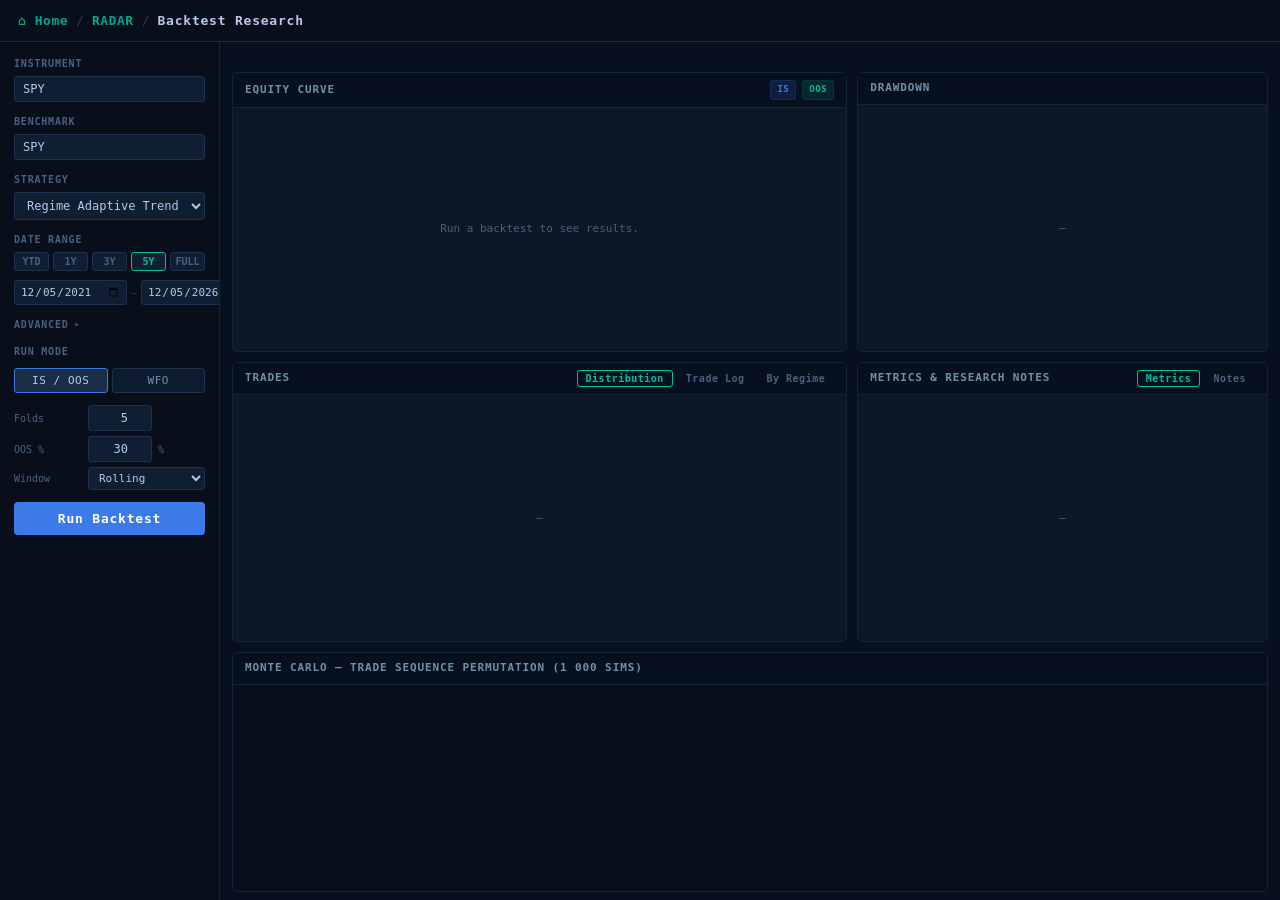
<file: templates/backtest.html>
<!DOCTYPE html>
<html lang="en">
<head>
  <meta charset="UTF-8">
  <meta name="viewport" content="width=device-width, initial-scale=1.0">
  <title>SYBIL — Backtest Research</title>
  <link rel="stylesheet" href="/static/css/app.css">
  <link rel="stylesheet" href="/static/css/backtest.css">
  <script src="https://cdn.plot.ly/plotly-2.26.0.min.js" defer></script>
</head>
<body class="bt-page">

<div id="bt-app">

  <!-- ── HEADER ─────────────────────────────────────────────────────────── -->
  <header id="bt-header">
    <div id="bt-brand">
      <a href="/" class="bt-home-link" title="Home">⌂ Home</a>
      <span class="bt-sep">/</span>
      <a href="/app" class="bt-home-link">RADAR</a>
      <span class="bt-sep">/</span>
      <span class="bt-title">Backtest Research</span>
    </div>
    <div id="bt-run-status"></div>
  </header>

  <!-- ── MAIN LAYOUT ────────────────────────────────────────────────────── -->
  <div id="bt-layout">

    <!-- ── CONTROLS SIDEBAR ───────────────────────────────────────────── -->
    <aside id="bt-controls">

      <div class="ctrl-section">
        <div class="ctrl-label">Instrument</div>
        <input id="ctrl-ticker" class="ctrl-input" type="text" value="SPY" maxlength="12"
               placeholder="SPY, QQQ, GLD…" autocomplete="off" spellcheck="false">
      </div>

      <div class="ctrl-section">
        <div class="ctrl-label">Benchmark</div>
        <input id="ctrl-benchmark" class="ctrl-input" type="text" value="SPY" maxlength="12"
               placeholder="SPY" autocomplete="off" spellcheck="false">
      </div>

      <div class="ctrl-section">
        <div class="ctrl-label">Strategy</div>
        <select id="ctrl-strategy" class="ctrl-select">
          <option value="regime_adaptive_trend" selected>Regime Adaptive Trend</option>
          <option value="mean_reversion">Mean Reversion</option>
          <option value="momentum_breakout">Momentum Breakout</option>
          <option value="volatility_filtered">Volatility Filtered Trend</option>
        </select>
      </div>

      <div class="ctrl-section">
        <div class="ctrl-label">Date Range</div>
        <div class="ctrl-date-presets">
          <button class="date-preset" data-preset="ytd"  onclick="setDatePreset('ytd',  this)">YTD</button>
          <button class="date-preset" data-preset="1y"   onclick="setDatePreset('1y',   this)">1Y</button>
          <button class="date-preset" data-preset="3y"   onclick="setDatePreset('3y',   this)">3Y</button>
          <button class="date-preset active" data-preset="5y" onclick="setDatePreset('5y', this)">5Y</button>
          <button class="date-preset" data-preset="full" onclick="setDatePreset('full', this)">FULL</button>
        </div>
        <div class="ctrl-date-inputs">
          <input id="ctrl-start" class="ctrl-input ctrl-date" type="date">
          <span class="ctrl-date-sep">—</span>
          <input id="ctrl-end"   class="ctrl-input ctrl-date" type="date">
        </div>
      </div>

      <div class="ctrl-section" id="ctrl-advanced-section">
        <div class="ctrl-label ctrl-label-toggle" onclick="toggleAdvanced(this)">
          Advanced <span class="ctrl-arrow">▸</span>
        </div>
        <div id="ctrl-advanced" class="ctrl-advanced hidden">

          <div class="ctrl-row">
            <label class="ctrl-sub-label">Fast EMA</label>
            <input id="ctrl-fast" class="ctrl-input ctrl-num" type="number" value="12" min="2" max="100">
          </div>
          <div class="ctrl-row">
            <label class="ctrl-sub-label">Slow EMA</label>
            <input id="ctrl-slow" class="ctrl-input ctrl-num" type="number" value="26" min="5" max="200">
          </div>
          <div class="ctrl-row">
            <label class="ctrl-sub-label">Stop ATR</label>
            <input id="ctrl-stop-atr" class="ctrl-input ctrl-num" type="number" value="2.0" min="0.5" max="10" step="0.5">
          </div>
          <div class="ctrl-row">
            <label class="ctrl-sub-label">Target ATR</label>
            <input id="ctrl-target-atr" class="ctrl-input ctrl-num" type="number" value="4.0" min="1" max="20" step="0.5">
          </div>
          <div class="ctrl-row">
            <label class="ctrl-sub-label">IS Split</label>
            <input id="ctrl-is-pct" class="ctrl-input ctrl-num" type="number" value="70" min="50" max="90" step="5">
            <span class="ctrl-unit">%</span>
          </div>
          <div class="ctrl-row">
            <label class="ctrl-sub-label">Vol Filter</label>
            <label class="ctrl-toggle">
              <input id="ctrl-vol-filter" type="checkbox" checked>
              <span class="ctrl-toggle-track"></span>
            </label>
          </div>

        </div>
      </div>

      <!-- ── Run mode toggle ─────────────────────────────────────────── -->
      <div class="ctrl-section">
        <div class="ctrl-label">Run Mode</div>
        <div class="ctrl-mode-toggle">
          <button id="mode-isoos" class="mode-btn active" onclick="setRunMode('isoos', this)">IS / OOS</button>
          <button id="mode-wfo"   class="mode-btn"        onclick="setRunMode('wfo',   this)">WFO</button>
        </div>
      </div>

      <!-- ── WFO-specific controls (shown when WFO mode active) ────────── -->
      <div id="ctrl-wfo-section" class="ctrl-section hidden">
        <div class="ctrl-row">
          <label class="ctrl-sub-label">Folds</label>
          <input id="ctrl-n-folds" class="ctrl-input ctrl-num" type="number" value="5" min="3" max="10">
        </div>
        <div class="ctrl-row">
          <label class="ctrl-sub-label">OOS %</label>
          <input id="ctrl-oos-ratio" class="ctrl-input ctrl-num" type="number" value="30" min="10" max="40" step="5">
          <span class="ctrl-unit">%</span>
        </div>
        <div class="ctrl-row">
          <label class="ctrl-sub-label">Window</label>
          <select id="ctrl-wfo-mode" class="ctrl-select ctrl-select-sm">
            <option value="rolling" selected>Rolling</option>
            <option value="anchored">Anchored</option>
          </select>
        </div>
      </div>

      <button id="btn-run" class="btn-run" onclick="runBacktest()">Run Backtest</button>

      <div id="bt-meta" class="bt-meta hidden">
        <div class="meta-row"><span class="meta-k">Strategy</span><span class="meta-v" id="meta-strategy">—</span></div>
        <div class="meta-row"><span class="meta-k">Symbol</span><span class="meta-v" id="meta-symbol">—</span></div>
        <div class="meta-row"><span class="meta-k">Bars</span><span class="meta-v" id="meta-bars">—</span></div>
        <div class="meta-row"><span class="meta-k">IS Split</span><span class="meta-v" id="meta-is-split">—</span></div>
        <div class="meta-row"><span class="meta-k">Cost/Side</span><span class="meta-v" id="meta-cost">—</span></div>
        <div class="meta-row"><span class="meta-k">Execution</span><span class="meta-v" id="meta-exec">—</span></div>
      </div>

    </aside>

    <!-- ── RIGHT CONTENT ──────────────────────────────────────────────── -->
    <div id="bt-content">

      <!-- ── Bias warnings banner (shown when issues detected) ──────── -->
      <div id="bias-warnings-banner" class="hidden"></div>

      <!-- ── TOP ROW: equity + drawdown ─────────────────────────────── -->
      <div id="bt-row-equity">

        <div class="bt-panel" id="panel-equity">
          <div class="panel-header">
            <span class="panel-title">Equity Curve</span>
            <div class="panel-badges">
              <span class="is-badge">IS</span>
              <span class="oos-badge">OOS</span>
            </div>
          </div>
          <div class="panel-body">
            <div data-role="idle"    class="panel-state">Run a backtest to see results.</div>
            <div data-role="loading" class="panel-state hidden"><div class="spinner"></div>Running…</div>
            <div data-role="error"   class="panel-state hidden state-error">Error loading equity curve.</div>
            <div data-role="content" id="chart-equity" class="panel-chart hidden"></div>
          </div>
        </div>

        <div class="bt-panel" id="panel-drawdown">
          <div class="panel-header">
            <span class="panel-title">Drawdown</span>
          </div>
          <div class="panel-body">
            <div data-role="idle"    class="panel-state">—</div>
            <div data-role="loading" class="panel-state hidden"><div class="spinner"></div></div>
            <div data-role="error"   class="panel-state hidden state-error">—</div>
            <div data-role="content" id="chart-drawdown" class="panel-chart hidden"></div>
          </div>
        </div>

      </div>

      <!-- ── BOTTOM ROW: trades + metrics ──────────────────────────── -->
      <div id="bt-row-bottom">

        <!-- Trades panel with tabs -->
        <div class="bt-panel" id="panel-trades">
          <div class="panel-header">
            <span class="panel-title">Trades</span>
            <div class="panel-tabs">
              <button class="panel-tab active" data-tab="dist"  onclick="switchTab('trades','dist',  this)">Distribution</button>
              <button class="panel-tab"        data-tab="list"  onclick="switchTab('trades','list',  this)">Trade Log</button>
              <button class="panel-tab"        data-tab="regime" onclick="switchTab('trades','regime',this)">By Regime</button>
            </div>
          </div>
          <div class="panel-body">
            <div data-role="idle"    class="panel-state">—</div>
            <div data-role="loading" class="panel-state hidden"><div class="spinner"></div></div>
            <div data-role="error"   class="panel-state hidden state-error">—</div>
            <div data-role="content" class="hidden">

              <!-- Distribution tab -->
              <div id="tab-trades-dist" class="tab-pane active">
                <div id="chart-dist" class="panel-chart-short"></div>
                <div id="dist-stats" class="dist-stats-grid"></div>
              </div>

              <!-- Trade log tab -->
              <div id="tab-trades-list" class="tab-pane hidden">
                <div class="trade-log-wrapper">
                  <table id="trade-log-table" class="trade-log-table">
                    <thead>
                      <tr>
                        <th>Date</th>
                        <th>Side</th>
                        <th>Entry</th>
                        <th>Exit</th>
                        <th>Return</th>
                        <th>Hold</th>
                        <th>Exit Reason</th>
                        <th>Regime</th>
                      </tr>
                    </thead>
                    <tbody id="trade-log-body"></tbody>
                  </table>
                </div>
              </div>

              <!-- Regime breakdown tab -->
              <div id="tab-trades-regime" class="tab-pane hidden">
                <div id="chart-regime" class="panel-chart-short"></div>
              </div>

            </div>
          </div>
        </div>

        <!-- Metrics + Research Notes panel -->
        <div class="bt-panel" id="panel-metrics">
          <div class="panel-header">
            <span class="panel-title">Metrics &amp; Research Notes</span>
            <div class="panel-tabs">
              <button class="panel-tab active" data-tab="metrics" onclick="switchTab('metrics','metrics',this)">Metrics</button>
              <button class="panel-tab"        data-tab="notes"   onclick="switchTab('metrics','notes',  this)">Notes</button>
            </div>
          </div>
          <div class="panel-body">
            <div data-role="idle"    class="panel-state">—</div>
            <div data-role="loading" class="panel-state hidden"><div class="spinner"></div></div>
            <div data-role="error"   class="panel-state hidden state-error">—</div>
            <div data-role="content" class="hidden">

              <div id="tab-metrics-metrics" class="tab-pane active">
                <div class="metrics-section-label">Performance</div>
                <div id="metrics-perf-grid" class="metrics-grid"></div>
                <div class="metrics-section-label">Risk</div>
                <div id="metrics-risk-grid" class="metrics-grid"></div>
                <div class="metrics-section-label">Robustness (IS vs OOS)</div>
                <div id="metrics-robust-grid" class="metrics-grid"></div>
              </div>

              <div id="tab-metrics-notes" class="tab-pane hidden">
                <div id="notes-summary"   class="notes-block"></div>
                <div id="notes-strengths" class="notes-block"></div>
                <div id="notes-weaknesses" class="notes-block"></div>
                <div id="notes-next"      class="notes-block"></div>
              </div>

            </div>
          </div>
        </div>

      </div><!-- /bt-row-bottom -->

      <!-- ── Monte Carlo panel (always shown after IS/OOS run) ─────── -->
      <div id="bt-row-mc" class="hidden">
        <div class="bt-panel bt-panel-wide" id="panel-mc">
          <div class="panel-header">
            <span class="panel-title">Monte Carlo — Trade Sequence Permutation (1 000 sims)</span>
          </div>
          <div class="panel-body">
            <div data-role="content" id="chart-mc" class="panel-chart" style="height:200px;"></div>
            <div id="mc-stats" class="mc-stats"></div>
          </div>
        </div>
      </div>

      <!-- ── WFO panel (shown only in WFO mode) ────────────────────── -->
      <div id="bt-row-wfo" class="hidden">
        <div class="bt-panel bt-panel-wide" id="panel-wfo">
          <div class="panel-header">
            <span class="panel-title">Walk-Forward Optimisation — OOS Equity (stitched)</span>
            <div id="wfo-summary-chips" class="wfo-chips"></div>
          </div>
          <div class="panel-body">
            <div data-role="loading" class="panel-state hidden"><div class="spinner"></div>Running WFO…</div>
            <div data-role="error"   class="panel-state hidden state-error">WFO failed.</div>
            <div data-role="content" class="hidden">
              <div id="chart-wfo-equity" style="height:200px;"></div>
              <div class="wfo-fold-label">Per-Fold Breakdown</div>
              <table id="wfo-fold-table" class="wfo-table">
                <thead>
                  <tr>
                    <th>Fold</th>
                    <th>IS Period</th>
                    <th>OOS Period</th>
                    <th>IS Sharpe</th>
                    <th>OOS Sharpe</th>
                    <th>Degradation</th>
                    <th>IS Trades</th>
                    <th>OOS Trades</th>
                  </tr>
                </thead>
                <tbody id="wfo-fold-body"></tbody>
              </table>
            </div>
          </div>
        </div>
      </div>

    </div><!-- /bt-content -->

  </div><!-- /bt-layout -->

</div><!-- /bt-app -->

<script src="/static/js/backtest.js"></script>
</body>
</html>
</file>
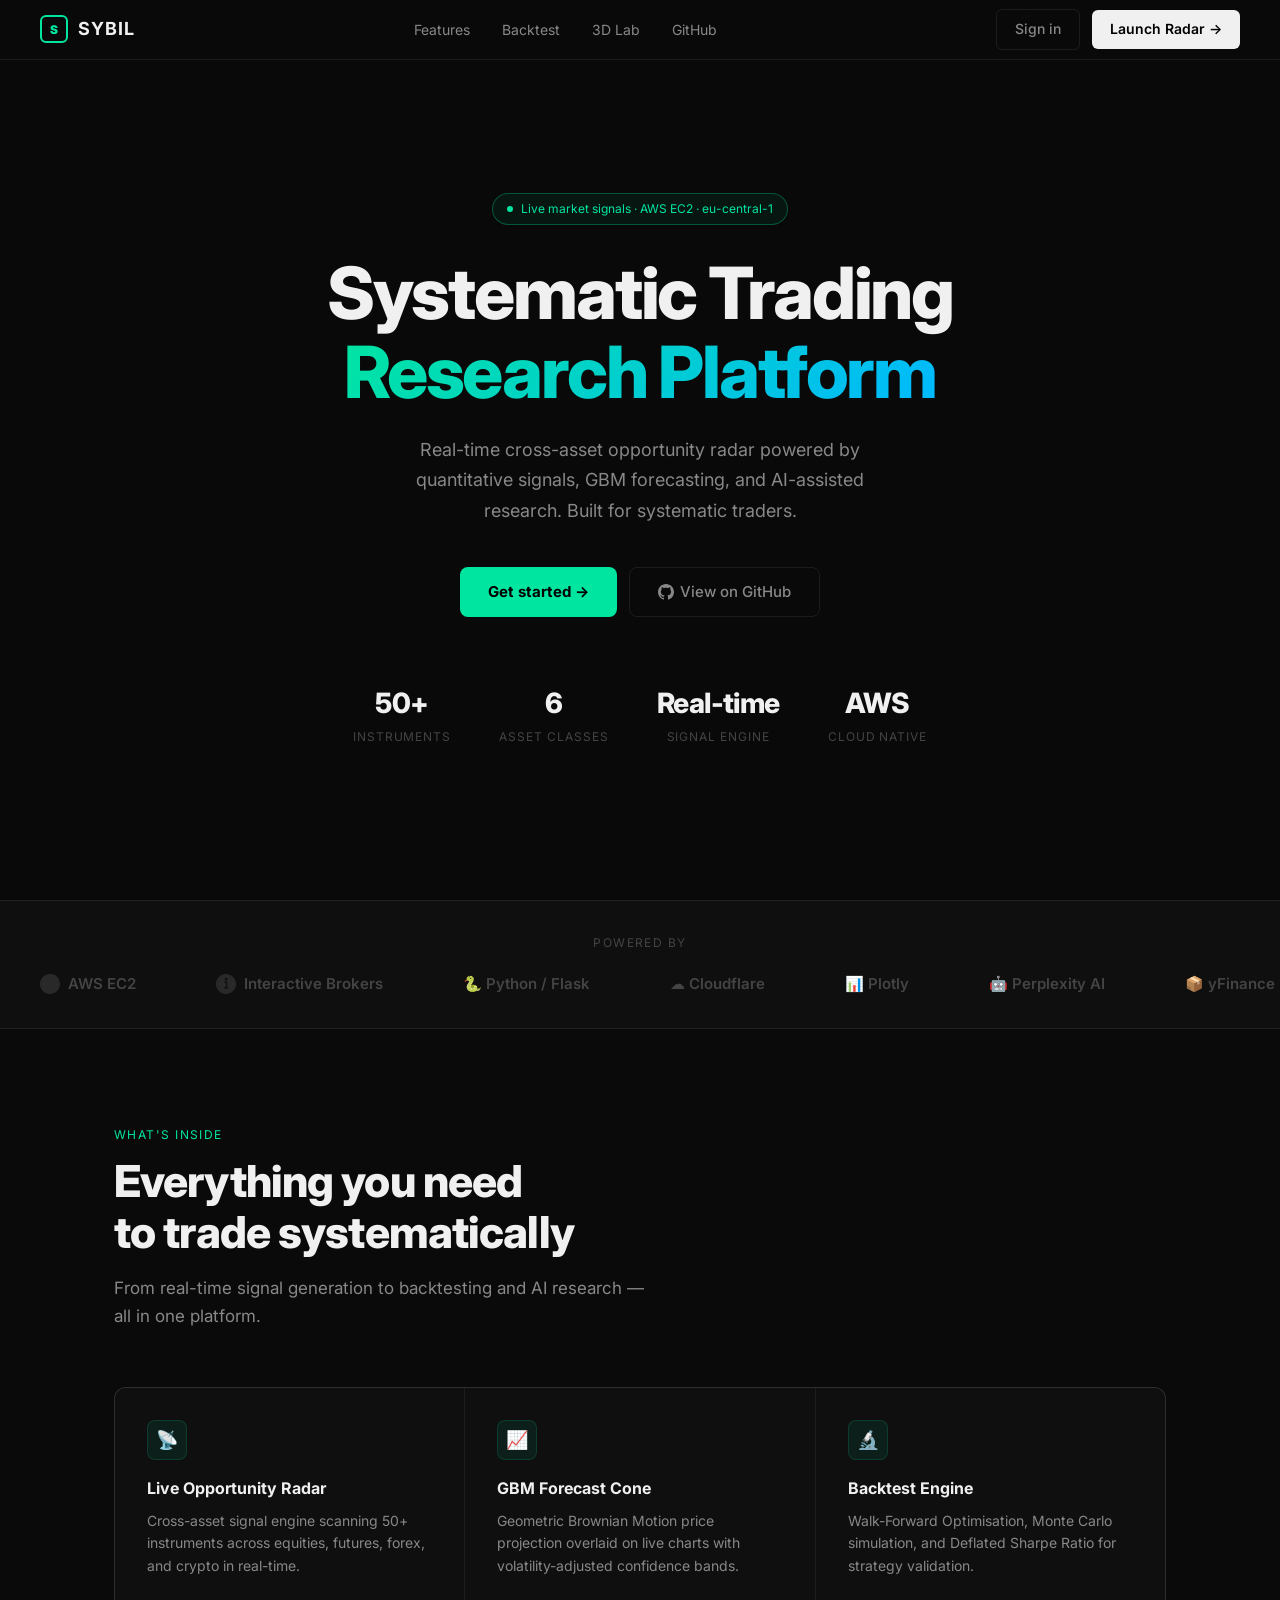
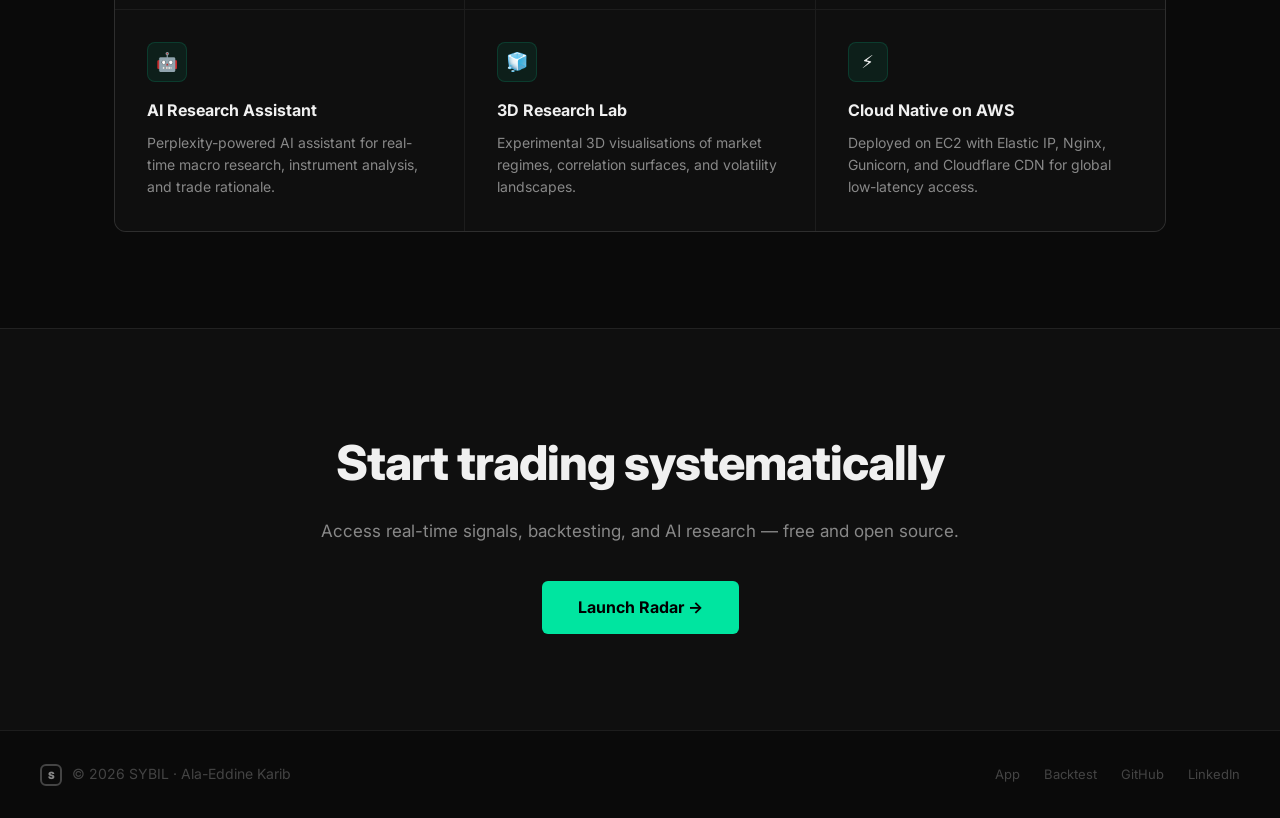
<file: templates/landing.html>
<!DOCTYPE html>
<html lang="en">
<head>
  <meta charset="UTF-8">
  <meta name="viewport" content="width=device-width, initial-scale=1.0">
  <title>SYBIL — Systematic Trading Research Platform</title>
  <link rel="preconnect" href="https://fonts.googleapis.com">
  <link href="https://fonts.googleapis.com/css2?family=Inter:wght@400;500;600;700;800&display=swap" rel="stylesheet">
  <link rel="stylesheet" href="/static/css/landing.css">
</head>
<body>

<!-- ── NAV ─────────────────────────────────────────────────────────────────── -->
<nav>
  <div class="nav-logo">
    <div class="nav-logo-mark">S</div>
    SYBIL
  </div>

  <ul class="nav-links">
    <li><a href="#features">Features</a></li>
    <li><a href="/research/backtest">Backtest</a></li>
    <li><a href="/lab/3d">3D Lab</a></li>
    <li><a href="https://github.com/akariba/Algo-RADAR" target="_blank">GitHub</a></li>
  </ul>

  <div class="nav-actions">
    <a href="/login" class="btn btn-ghost">Sign in</a>
    <a href="/app" class="btn btn-primary">Launch Radar →</a>
  </div>
</nav>

<!-- ── HERO ─────────────────────────────────────────────────────────────────── -->
<section class="hero">
  <canvas class="hero-canvas" id="heroCanvas"></canvas>

  <div class="hero-badge">
    <span class="hero-badge-dot"></span>
    Live market signals · AWS EC2 · eu-central-1
  </div>

  <h1>
    Systematic Trading<br>
    <span>Research Platform</span>
  </h1>

  <p class="hero-sub">
    Real-time cross-asset opportunity radar powered by quantitative signals,
    GBM forecasting, and AI-assisted research. Built for systematic traders.
  </p>

  <div class="hero-actions">
    <a href="/app" class="btn btn-accent">Get started →</a>
    <a href="https://github.com/akariba/Algo-RADAR" target="_blank" class="btn btn-ghost">
      <svg width="16" height="16" viewBox="0 0 24 24" fill="currentColor">
        <path d="M12 0C5.37 0 0 5.37 0 12c0 5.3 3.438 9.8 8.205 11.385.6.113.82-.258.82-.577 0-.285-.01-1.04-.015-2.04-3.338.724-4.042-1.61-4.042-1.61-.546-1.385-1.335-1.755-1.335-1.755-1.087-.744.084-.729.084-.729 1.205.084 1.838 1.236 1.838 1.236 1.07 1.835 2.809 1.305 3.495.998.108-.776.417-1.305.76-1.605-2.665-.3-5.466-1.332-5.466-5.93 0-1.31.465-2.38 1.235-3.22-.135-.303-.54-1.523.105-3.176 0 0 1.005-.322 3.3 1.23.96-.267 1.98-.399 3-.405 1.02.006 2.04.138 3 .405 2.28-1.552 3.285-1.23 3.285-1.23.645 1.653.24 2.873.12 3.176.765.84 1.23 1.91 1.23 3.22 0 4.61-2.805 5.625-5.475 5.92.42.36.81 1.096.81 2.22 0 1.606-.015 2.896-.015 3.286 0 .315.21.69.825.57C20.565 21.795 24 17.295 24 12c0-6.63-5.37-12-12-12"/>
      </svg>
      View on GitHub
    </a>
  </div>

  <div class="hero-stats">
    <div class="hero-stat">
      <div class="hero-stat-val">50+</div>
      <div class="hero-stat-label">Instruments</div>
    </div>
    <div class="hero-stat">
      <div class="hero-stat-val">6</div>
      <div class="hero-stat-label">Asset Classes</div>
    </div>
    <div class="hero-stat">
      <div class="hero-stat-val">Real-time</div>
      <div class="hero-stat-label">Signal Engine</div>
    </div>
    <div class="hero-stat">
      <div class="hero-stat-val">AWS</div>
      <div class="hero-stat-label">Cloud Native</div>
    </div>
  </div>
</section>

<!-- ── PARTNERS ─────────────────────────────────────────────────────────────── -->
<div class="partners">
  <div class="partners-label">Powered by</div>
  <div class="partners-track" id="partnersTrack">
    <!-- first copy -->
    <div class="partner-item">
      <svg width="20" height="20" viewBox="0 0 24 24" fill="currentColor"><path d="M13.527.099C6.955-.744.942 3.9.099 10.473c-.843 6.572 3.8 12.584 10.373 13.428 6.573.843 12.587-3.801 13.428-10.374C24.744 6.955 20.101.943 13.527.099zm2.471 7.485a.855.855 0 0 1 .concentrated 1.71H8.003a.855.855 0 1 1 0-1.71zm0 3.419a.855.855 0 0 1 0 1.71H8.003a.855.855 0 1 1 0-1.71z"/></svg>
      AWS EC2
    </div>
    <div class="partner-item">
      <svg width="20" height="20" viewBox="0 0 24 24" fill="currentColor"><path d="M12 0C5.373 0 0 5.373 0 12s5.373 12 12 12 12-5.373 12-12S18.627 0 12 0zm.14 4.5c.97 0 1.76.79 1.76 1.76s-.79 1.76-1.76 1.76-1.76-.79-1.76-1.76.79-1.76 1.76-1.76zM15 17.25H9.75v-1.5H12V10.5H9.75V9H13.5v6.75H15v1.5z"/></svg>
      Interactive Brokers
    </div>
    <div class="partner-item">🐍 Python / Flask</div>
    <div class="partner-item">☁️ Cloudflare</div>
    <div class="partner-item">📊 Plotly</div>
    <div class="partner-item">🤖 Perplexity AI</div>
    <div class="partner-item">📦 yFinance</div>
    <div class="partner-item">🔒 AWS SES</div>
    <div class="partner-item">🗄️ PostgreSQL</div>
    <div class="partner-item">⚙️ Gunicorn / Nginx</div>
    <!-- duplicate for seamless loop -->
    <div class="partner-item">
      AWS EC2
    </div>
    <div class="partner-item">Interactive Brokers</div>
    <div class="partner-item">🐍 Python / Flask</div>
    <div class="partner-item">☁️ Cloudflare</div>
    <div class="partner-item">📊 Plotly</div>
    <div class="partner-item">🤖 Perplexity AI</div>
    <div class="partner-item">📦 yFinance</div>
    <div class="partner-item">🔒 AWS SES</div>
    <div class="partner-item">🗄️ PostgreSQL</div>
    <div class="partner-item">⚙️ Gunicorn / Nginx</div>
  </div>
</div>

<!-- ── FEATURES ─────────────────────────────────────────────────────────────── -->
<section class="section" id="features">
  <div class="section-tag">What's inside</div>
  <h2 class="section-title">Everything you need<br>to trade systematically</h2>
  <p class="section-sub">From real-time signal generation to backtesting and AI research — all in one platform.</p>

  <div class="features-grid">
    <div class="feature-card">
      <div class="feature-icon">📡</div>
      <div class="feature-title">Live Opportunity Radar</div>
      <div class="feature-desc">Cross-asset signal engine scanning 50+ instruments across equities, futures, forex, and crypto in real-time.</div>
    </div>
    <div class="feature-card">
      <div class="feature-icon">📈</div>
      <div class="feature-title">GBM Forecast Cone</div>
      <div class="feature-desc">Geometric Brownian Motion price projection overlaid on live charts with volatility-adjusted confidence bands.</div>
    </div>
    <div class="feature-card">
      <div class="feature-icon">🔬</div>
      <div class="feature-title">Backtest Engine</div>
      <div class="feature-desc">Walk-Forward Optimisation, Monte Carlo simulation, and Deflated Sharpe Ratio for strategy validation.</div>
    </div>
    <div class="feature-card">
      <div class="feature-icon">🤖</div>
      <div class="feature-title">AI Research Assistant</div>
      <div class="feature-desc">Perplexity-powered AI assistant for real-time macro research, instrument analysis, and trade rationale.</div>
    </div>
    <div class="feature-card">
      <div class="feature-icon">🧊</div>
      <div class="feature-title">3D Research Lab</div>
      <div class="feature-desc">Experimental 3D visualisations of market regimes, correlation surfaces, and volatility landscapes.</div>
    </div>
    <div class="feature-card">
      <div class="feature-icon">⚡</div>
      <div class="feature-title">Cloud Native on AWS</div>
      <div class="feature-desc">Deployed on EC2 with Elastic IP, Nginx, Gunicorn, and Cloudflare CDN for global low-latency access.</div>
    </div>
  </div>
</section>

<!-- ── CTA ──────────────────────────────────────────────────────────────────── -->
<div class="cta-section">
  <h2>Start trading systematically</h2>
  <p>Access real-time signals, backtesting, and AI research — free and open source.</p>
  <a href="/app" class="btn btn-accent">Launch Radar →</a>
</div>

<!-- ── FOOTER ───────────────────────────────────────────────────────────────── -->
<footer>
  <div class="footer-left">
    <div class="nav-logo-mark" style="width:22px;height:22px;font-size:10px;border-color:#444;color:#888;">S</div>
    © 2026 SYBIL · Ala-Eddine Karib
  </div>
  <div class="footer-links">
    <a href="/app">App</a>
    <a href="/research/backtest">Backtest</a>
    <a href="https://github.com/akariba/Algo-RADAR" target="_blank">GitHub</a>
    <a href="https://www.linkedin.com/in/ala-eddine-karib" target="_blank">LinkedIn</a>
  </div>
</footer>

<script>
// ── Animated canvas background ──────────────────────────────────────────────
const canvas = document.getElementById('heroCanvas');
const ctx = canvas.getContext('2d');
let cols, drops;

function resize() {
  canvas.width  = window.innerWidth;
  canvas.height = window.innerHeight;
  cols  = Math.floor(canvas.width / 20);
  drops = Array(cols).fill(1);
}

function draw() {
  ctx.fillStyle = 'rgba(10,10,10,0.05)';
  ctx.fillRect(0, 0, canvas.width, canvas.height);
  ctx.fillStyle = '#00e5a0';
  ctx.font = '12px monospace';
  drops.forEach((y, i) => {
    const char = String.fromCharCode(0x30A0 + Math.random() * 96);
    ctx.fillText(char, i * 20, y * 20);
    if (y * 20 > canvas.height && Math.random() > 0.975) drops[i] = 0;
    drops[i]++;
  });
}

resize();
window.addEventListener('resize', resize);
setInterval(draw, 50);
</script>

</body>
</html>
</file>
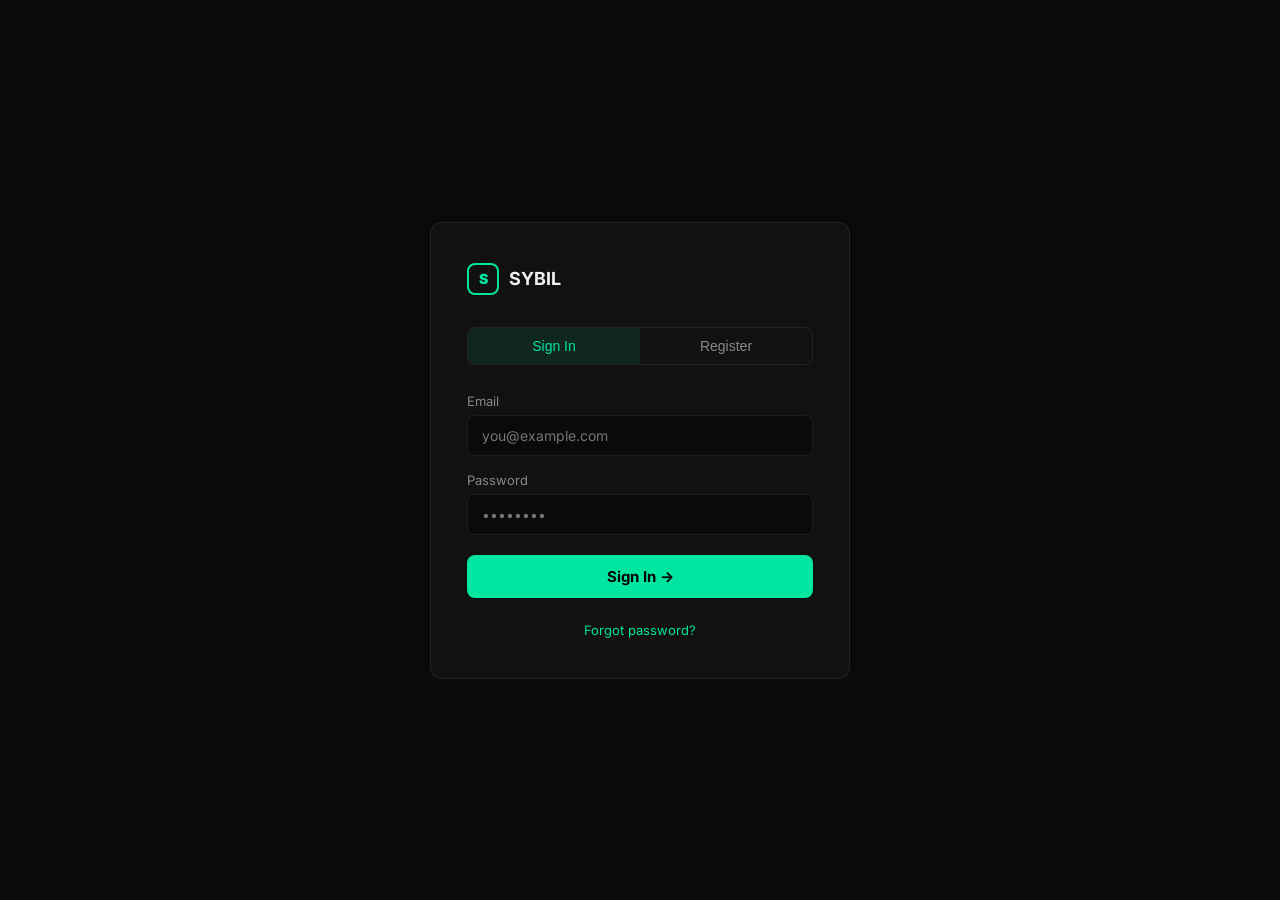
<file: templates/login.html>
<!DOCTYPE html>
<html lang="en">
<head>
  <meta charset="UTF-8">
  <meta name="viewport" content="width=device-width, initial-scale=1.0">
  <title>SYBIL — Sign In</title>
  <link rel="preconnect" href="https://fonts.googleapis.com">
  <link href="https://fonts.googleapis.com/css2?family=Inter:wght@400;500;600;700;800&display=swap" rel="stylesheet">
  <style>
    *, *::before, *::after { box-sizing: border-box; margin: 0; padding: 0; }

    :root {
      --bg:       #0a0a0a;
      --bg2:      #111;
      --border:   rgba(255,255,255,0.08);
      --accent:   #00e5a0;
      --text:     #f0f0f0;
      --text-dim: #888;
      --error:    #ff5555;
      --success:  #00e5a0;
    }

    body {
      background: var(--bg);
      color: var(--text);
      font-family: 'Inter', system-ui, sans-serif;
      min-height: 100vh;
      display: flex;
      flex-direction: column;
      align-items: center;
      justify-content: center;
      padding: 24px;
    }

    .auth-card {
      width: 100%;
      max-width: 420px;
      background: var(--bg2);
      border: 1px solid var(--border);
      border-radius: 12px;
      padding: 40px 36px;
    }

    .auth-logo {
      display: flex;
      align-items: center;
      gap: 10px;
      margin-bottom: 32px;
      text-decoration: none;
    }

    .auth-logo-mark {
      width: 32px; height: 32px;
      border: 2px solid var(--accent);
      border-radius: 8px;
      display: flex; align-items: center; justify-content: center;
      font-size: 14px; font-weight: 900;
      color: var(--accent);
    }

    .auth-logo span {
      font-size: 18px; font-weight: 700;
      color: var(--text);
    }

    .auth-tabs {
      display: flex;
      gap: 0;
      margin-bottom: 28px;
      border: 1px solid var(--border);
      border-radius: 8px;
      overflow: hidden;
    }

    .auth-tab {
      flex: 1;
      padding: 10px;
      text-align: center;
      font-size: 14px;
      font-weight: 500;
      cursor: pointer;
      background: transparent;
      border: none;
      color: var(--text-dim);
      transition: all 0.2s;
    }

    .auth-tab.active {
      background: rgba(0,229,160,0.1);
      color: var(--accent);
    }

    .auth-form { display: none; flex-direction: column; gap: 16px; }
    .auth-form.active { display: flex; }

    label {
      font-size: 13px;
      color: var(--text-dim);
      margin-bottom: 6px;
      display: block;
    }

    input {
      width: 100%;
      padding: 11px 14px;
      background: var(--bg);
      border: 1px solid var(--border);
      border-radius: 7px;
      color: var(--text);
      font-size: 14px;
      font-family: inherit;
      outline: none;
      transition: border-color 0.2s;
    }

    input:focus { border-color: rgba(0,229,160,0.4); }

    .btn-submit {
      width: 100%;
      padding: 12px;
      background: var(--accent);
      color: #000;
      border: none;
      border-radius: 8px;
      font-size: 15px;
      font-weight: 700;
      cursor: pointer;
      font-family: inherit;
      margin-top: 4px;
      transition: all 0.2s;
    }

    .btn-submit:hover { background: #00ffb3; transform: translateY(-1px); }
    .btn-submit:disabled { opacity: 0.5; cursor: not-allowed; transform: none; }

    .auth-msg {
      padding: 10px 14px;
      border-radius: 7px;
      font-size: 13px;
      display: none;
    }

    .auth-msg.error   { background: rgba(255,85,85,0.1);  border: 1px solid rgba(255,85,85,0.3);  color: var(--error);   display: block; }
    .auth-msg.success { background: rgba(0,229,160,0.1);  border: 1px solid rgba(0,229,160,0.3);  color: var(--success); display: block; }

    .auth-footer {
      margin-top: 24px;
      text-align: center;
      font-size: 13px;
      color: var(--text-dim);
    }

    .auth-footer a { color: var(--accent); text-decoration: none; }

    .password-hint {
      font-size: 11px;
      color: var(--text-dim);
      margin-top: 4px;
    }

    @media (max-width: 480px) {
      .auth-card { padding: 28px 20px; }
    }
  </style>
</head>
<body>

<div class="auth-card">
  <a href="/" class="auth-logo">
    <div class="auth-logo-mark">S</div>
    <span>SYBIL</span>
  </a>

  <div class="auth-tabs">
    <button class="auth-tab active" onclick="switchTab('login', this)">Sign In</button>
    <button class="auth-tab" onclick="switchTab('register', this)">Register</button>
  </div>

  <!-- Login Form -->
  <form class="auth-form active" id="loginForm" onsubmit="submitLogin(event)">
    <div id="loginMsg" class="auth-msg"></div>
    <div>
      <label>Email</label>
      <input type="email" id="loginEmail" placeholder="you@example.com" required>
    </div>
    <div>
      <label>Password</label>
      <input type="password" id="loginPassword" placeholder="••••••••" required>
    </div>
    <button type="submit" class="btn-submit" id="loginBtn">Sign In →</button>
  </form>

  <!-- Register Form -->
  <form class="auth-form" id="registerForm" onsubmit="submitRegister(event)">
    <div id="registerMsg" class="auth-msg"></div>
    <div>
      <label>Email</label>
      <input type="email" id="regEmail" placeholder="you@example.com" required>
    </div>
    <div>
      <label>Password</label>
      <input type="password" id="regPassword" placeholder="••••••••" required>
      <div class="password-hint">Min 8 chars · uppercase · lowercase · digit · special char</div>
    </div>
    <button type="submit" class="btn-submit" id="registerBtn">Create Account →</button>
  </form>

  <div class="auth-footer">
    <a href="/auth/forgot-password-page">Forgot password?</a>
  </div>
</div>

<script>
function switchTab(tab, el) {
  document.querySelectorAll('.auth-tab').forEach(t => t.classList.remove('active'));
  document.querySelectorAll('.auth-form').forEach(f => f.classList.remove('active'));
  el.classList.add('active');
  document.getElementById(tab + 'Form').classList.add('active');
}

async function submitLogin(e) {
  e.preventDefault();
  const btn = document.getElementById('loginBtn');
  const msg = document.getElementById('loginMsg');
  btn.disabled = true;
  btn.textContent = 'Signing in…';
  msg.className = 'auth-msg';

  try {
    const res = await fetch('/auth/login', {
      method: 'POST',
      headers: { 'Content-Type': 'application/json' },
      body: JSON.stringify({
        email: document.getElementById('loginEmail').value,
        password: document.getElementById('loginPassword').value
      })
    });
    const data = await res.json();
    if (res.ok) {
      msg.className = 'auth-msg success';
      msg.textContent = 'Login successful! Redirecting…';
      setTimeout(() => window.location.href = '/app', 1000);
    } else {
      msg.className = 'auth-msg error';
      msg.textContent = data.error || 'Login failed.';
    }
  } catch {
    msg.className = 'auth-msg error';
    msg.textContent = 'Network error. Please try again.';
  }

  btn.disabled = false;
  btn.textContent = 'Sign In →';
}

async function submitRegister(e) {
  e.preventDefault();
  const btn = document.getElementById('registerBtn');
  const msg = document.getElementById('registerMsg');
  btn.disabled = true;
  btn.textContent = 'Creating account…';
  msg.className = 'auth-msg';

  try {
    const res = await fetch('/auth/register', {
      method: 'POST',
      headers: { 'Content-Type': 'application/json' },
      body: JSON.stringify({
        email: document.getElementById('regEmail').value,
        password: document.getElementById('regPassword').value
      })
    });
    const data = await res.json();
    if (res.ok) {
      msg.className = 'auth-msg success';
      msg.textContent = 'Account created! Check your email to confirm.';
    } else {
      msg.className = 'auth-msg error';
      const details = data.details ? Object.values(data.details).flat().join(' ') : '';
      msg.textContent = data.error + (details ? ' ' + details : '');
    }
  } catch {
    msg.className = 'auth-msg error';
    msg.textContent = 'Network error. Please try again.';
  }

  btn.disabled = false;
  btn.textContent = 'Create Account →';
}
</script>

</body>
</html>
</file>
<file: static/css/app.css>
/* ── reset & base ─────────────────────────────────────────────────────────── */
*, *::before, *::after { box-sizing: border-box; margin: 0; padding: 0; }

:root {
  /* ─── SYBIL Design Tokens ─────────────────────────────────────────────── */
  /* Backgrounds — cold deep navy, not generic black */
  --sybil-bg-main:     #07101e;
  --sybil-bg-surface:  #0c1828;
  --sybil-bg-panel:    #101f34;
  --sybil-bg-elevated: #152640;
  --sybil-bg-tape:     #060e1b;
  --sybil-bg-brand:    #0a162a;

  /* Borders */
  --sybil-border:      #1c2f4a;
  --sybil-border-hi:   #274868;

  /* Text */
  --sybil-text-main:   #b4caeb;
  --sybil-text-muted:  #4c6a8a;
  --sybil-text-bright: #dceeff;

  /* Accents */
  --sybil-accent-1:    #3b7ae8;   /* primary blue */
  --sybil-accent-dim:  #122046;   /* accent bg */
  --sybil-accent-2:    #00bfa0;   /* teal — brand differentiation */

  /* Semantic */
  --sybil-pos:         #19b85a;
  --sybil-pos-bg:      #052214;
  --sybil-neg:         #e53535;
  --sybil-neg-bg:      #300808;
  --sybil-warning:     #e5980a;
  --sybil-success:     #19b85a;
  --sybil-danger:      #e53535;

  /* Tags & chips */
  --sybil-tag-bg:      #142036;
  --sybil-tag-text:    #608ab2;

  /* Chart */
  --sybil-grid:        #18293e;

  /* Typography */
  --sybil-mono:   "JetBrains Mono", "Fira Code", "Cascadia Code", ui-monospace, monospace;
  --sybil-sans:   "Inter", system-ui, -apple-system, sans-serif;
  --sybil-radius:    4px;
  --sybil-radius-lg: 8px;
}

html, body {
  height: 100%;
  background: var(--sybil-bg-main);
  color: var(--sybil-text-main);
  font-family: var(--sybil-sans);
  font-size: 13px;
  line-height: 1.5;
  overflow: hidden;
}

#app {
  display: grid;
  grid-template-rows: 44px 1fr 224px;
  grid-template-columns: 1fr;
  height: 100vh;
  overflow: hidden;
}

/* ── tape strip ──────────────────────────────────────────────────────────── */
#tape-strip {
  grid-row: 1;
  display: flex;
  align-items: center;
  background: var(--sybil-bg-tape);
  border-bottom: 1px solid var(--sybil-border);
  overflow: hidden;
  position: relative;
  gap: 0;
}

#tape-brand {
  flex-shrink: 0;
  padding: 0 16px;
  font-weight: 700;
  font-size: 12px;
  letter-spacing: 0.14em;
  color: var(--sybil-accent-2);
  border-right: 1px solid var(--sybil-border);
  height: 100%;
  display: flex;
  align-items: center;
  background: var(--sybil-bg-brand);
  white-space: nowrap;
  text-shadow: 0 0 16px rgba(0,191,160,0.35);
}

#tape-scroll-wrapper {
  flex: 1;
  overflow: hidden;
  mask-image: linear-gradient(to right, transparent 0%, black 2%, black 98%, transparent 100%);
}

#tape-items {
  display: flex;
  gap: 0;
  width: max-content;
  animation: tape-scroll 70s linear infinite;
}

#tape-items:hover { animation-play-state: paused; }

@keyframes tape-scroll {
  0%   { transform: translateX(0); }
  100% { transform: translateX(-50%); }
}

.tape-item {
  display: flex;
  flex-direction: column;
  justify-content: center;
  padding: 0 16px;
  border-right: 1px solid var(--sybil-border);
  min-width: 118px;
  cursor: pointer;
  transition: background 0.12s;
  height: 44px;
}
.tape-item:hover { background: var(--sybil-bg-panel); }

.tape-symbol {
  font-family: var(--sybil-mono);
  font-size: 10.5px;
  font-weight: 700;
  color: var(--sybil-text-bright);
  letter-spacing: 0.04em;
  line-height: 1.2;
}

.tape-name {
  font-size: 9px;
  color: var(--sybil-text-muted);
  white-space: nowrap;
  overflow: hidden;
  text-overflow: ellipsis;
  max-width: 106px;
  line-height: 1.2;
}

.tape-price {
  font-family: var(--sybil-mono);
  font-size: 11px;
  font-weight: 600;
  color: var(--sybil-text-main);
  line-height: 1.2;
}

.tape-chg { font-family: var(--sybil-mono); font-size: 10px; line-height: 1.2; }
.tape-chg.pos  { color: var(--sybil-pos); }
.tape-chg.neg  { color: var(--sybil-neg); }
.tape-chg.flat { color: var(--sybil-text-muted); }

#tape-status {
  flex-shrink: 0;
  padding: 0 12px;
  font-size: 10px;
  color: var(--sybil-text-muted);
  border-left: 1px solid var(--sybil-border);
  white-space: nowrap;
}

/* ── main grid ───────────────────────────────────────────────────────────── */
#main-grid {
  grid-row: 2;
  display: grid;
  grid-template-columns: 320px 1fr;
  overflow: hidden;
  border-bottom: 1px solid var(--sybil-border);
}

/* ── radar panel ─────────────────────────────────────────────────────────── */
#radar-panel {
  background: var(--sybil-bg-panel);
  border-right: 1px solid var(--sybil-border);
  display: flex;
  flex-direction: column;
  overflow: hidden;
}

#radar-header {
  padding: 10px 12px 8px;
  border-bottom: 1px solid var(--sybil-border);
  display: flex;
  align-items: center;
  gap: 8px;
  flex-shrink: 0;
}

#radar-header h2 {
  font-size: 10px;
  font-weight: 700;
  letter-spacing: 0.09em;
  color: var(--sybil-text-muted);
  text-transform: uppercase;
  flex: 1;
}

#radar-count {
  font-size: 10px;
  color: var(--sybil-text-muted);
  background: var(--sybil-tag-bg);
  padding: 1px 7px;
  border-radius: 10px;
}

#radar-body {
  flex: 1;
  overflow-y: auto;
}

#radar-body::-webkit-scrollbar { width: 4px; }
#radar-body::-webkit-scrollbar-track { background: transparent; }
#radar-body::-webkit-scrollbar-thumb { background: var(--sybil-border-hi); border-radius: 2px; }

.radar-row {
  padding: 9px 12px;
  border-bottom: 1px solid var(--sybil-border);
  cursor: pointer;
  transition: background 0.1s;
}
.radar-row:hover    { background: #162540; }
.radar-row.selected { background: var(--sybil-accent-dim); border-left: 2px solid var(--sybil-accent-1); }

.radar-row-top {
  display: flex;
  align-items: center;
  gap: 6px;
  margin-bottom: 4px;
}

.radar-name {
  font-size: 12px;
  font-weight: 600;
  color: var(--sybil-text-bright);
  flex: 1;
  white-space: nowrap;
  overflow: hidden;
  text-overflow: ellipsis;
}

.dir-badge {
  font-size: 10px;
  font-weight: 700;
  font-family: var(--sybil-mono);
  padding: 1px 6px;
  border-radius: var(--sybil-radius);
  flex-shrink: 0;
}
.dir-badge.long  { background: var(--sybil-pos-bg);  color: var(--sybil-pos); }
.dir-badge.short { background: var(--sybil-neg-bg);  color: var(--sybil-neg); }

.conv-bar-wrap {
  display: flex;
  align-items: center;
  gap: 6px;
  margin-bottom: 4px;
}
.conv-bar-bg {
  flex: 1;
  height: 3px;
  background: var(--sybil-border-hi);
  border-radius: 2px;
  overflow: hidden;
}
.conv-bar-fill {
  height: 100%;
  border-radius: 2px;
  background: var(--sybil-accent-1);
  transition: width 0.4s ease;
}
.conv-bar-fill.high { background: var(--sybil-pos); }
.conv-bar-fill.low  { background: var(--sybil-text-muted); }

.conv-val {
  font-family: var(--sybil-mono);
  font-size: 10px;
  color: var(--sybil-text-bright);
  width: 24px;
  text-align: right;
  flex-shrink: 0;
}

.radar-meta {
  display: flex;
  gap: 10px;
  font-size: 10px;
  color: var(--sybil-text-muted);
  font-family: var(--sybil-mono);
  flex-wrap: wrap;
}

.radar-meta span { white-space: nowrap; }
.radar-meta .hi  { color: var(--sybil-text-main); }

.radar-reason {
  font-size: 10px;
  color: var(--sybil-text-muted);
  margin-top: 4px;
  line-height: 1.4;
  overflow: hidden;
  display: -webkit-box;
  -webkit-line-clamp: 2;
  -webkit-box-orient: vertical;
}

.tag-list { display: flex; flex-wrap: wrap; gap: 4px; margin-top: 4px; }
.tag {
  font-size: 9px;
  padding: 1px 5px;
  border-radius: 3px;
  background: var(--sybil-tag-bg);
  color: var(--sybil-tag-text);
  text-transform: uppercase;
  letter-spacing: 0.05em;
  font-weight: 600;
}

/* ── detail panel ────────────────────────────────────────────────────────── */
#detail-panel {
  display: flex;
  flex-direction: column;
  overflow: hidden;
  background: var(--sybil-bg-surface);
}

#detail-header {
  padding: 9px 16px;
  border-bottom: 1px solid var(--sybil-border);
  display: flex;
  align-items: baseline;
  gap: 8px;
  flex-shrink: 0;
}

#detail-title {
  font-size: 14px;
  font-weight: 600;
  color: var(--sybil-text-bright);
}

#detail-symbol-badge {
  font-family: var(--sybil-mono);
  font-size: 11px;
  color: var(--sybil-text-muted);
  background: var(--sybil-tag-bg);
  padding: 1px 8px;
  border-radius: var(--sybil-radius);
}

#detail-class {
  font-size: 10px;
  color: var(--sybil-text-muted);
}

/* rank indicator in detail header */
.detail-rank {
  font-family: var(--sybil-mono);
  font-size: 10px;
  font-weight: 700;
  padding: 1px 7px;
  border-radius: var(--sybil-radius);
  background: var(--sybil-accent-dim);
  color: var(--sybil-accent-1);
  flex-shrink: 0;
  letter-spacing: 0.04em;
}
.detail-rank.custom {
  background: var(--sybil-tag-bg);
  color: var(--sybil-text-muted);
}

#detail-change {
  margin-left: auto;
  font-family: var(--sybil-mono);
  font-size: 13px;
  font-weight: 600;
  letter-spacing: 0.01em;
}
#detail-change.pos { color: var(--sybil-pos); }
#detail-change.neg { color: var(--sybil-neg); }

#chart-area {
  flex: 1;
  position: relative;
  min-height: 0;
}

#price-chart {
  width: 100%;
  height: 100%;
}

/* chart states */
.panel-state {
  position: absolute;
  inset: 0;
  display: flex;
  align-items: center;
  justify-content: center;
  font-size: 12px;
  color: var(--sybil-text-muted);
  background: var(--sybil-bg-surface);
  z-index: 10;
}
.panel-state.hidden { display: none; }

.spinner {
  width: 20px; height: 20px;
  border: 2px solid var(--sybil-border-hi);
  border-top-color: var(--sybil-accent-1);
  border-radius: 50%;
  animation: spin 0.8s linear infinite;
  margin-right: 8px;
}
@keyframes spin { to { transform: rotate(360deg); } }

.state-error   { color: var(--sybil-neg); }
.state-timeout { color: #f97316; }
.state-empty   { color: var(--sybil-text-muted); }

/* ── context bar ─────────────────────────────────────────────────────────── */
#context-bar {
  flex-shrink: 0;
  display: flex;
  gap: 0;
  border-top: 1px solid var(--sybil-border);
  background: var(--sybil-bg-panel);
}

.ctx-cell {
  flex: 1;
  padding: 6px 12px;
  border-right: 1px solid var(--sybil-border);
  display: flex;
  flex-direction: column;
  gap: 2px;
}
.ctx-cell:last-child { border-right: none; }

.ctx-label {
  font-size: 9px;
  text-transform: uppercase;
  letter-spacing: 0.07em;
  color: var(--sybil-text-muted);
}

.ctx-value {
  font-family: var(--sybil-mono);
  font-size: 12px;
  font-weight: 600;
  color: var(--sybil-text-bright);
}
.ctx-value.pos { color: var(--sybil-pos); }
.ctx-value.neg { color: var(--sybil-neg); }

/* ── bottom grid ─────────────────────────────────────────────────────────── */
#bottom-grid {
  grid-row: 3;
  display: grid;
  grid-template-columns: 1fr 380px;
  overflow: hidden;
}

/* ── news panel ──────────────────────────────────────────────────────────── */
#news-panel {
  background: var(--sybil-bg-panel);
  border-right: 1px solid var(--sybil-border);
  display: flex;
  flex-direction: column;
  overflow: hidden;
}

#news-header {
  padding: 7px 12px;
  border-bottom: 1px solid var(--sybil-border);
  display: flex;
  align-items: center;
  gap: 8px;
  flex-shrink: 0;
}

#news-header h3 {
  font-size: 10px;
  font-weight: 700;
  letter-spacing: 0.09em;
  color: var(--sybil-text-muted);
  text-transform: uppercase;
}

#news-instrument-label {
  font-size: 10px;
  color: var(--sybil-text-muted);
  margin-left: 2px;
}

#news-list {
  flex: 1;
  overflow-y: auto;
}

#news-list::-webkit-scrollbar { width: 3px; }
#news-list::-webkit-scrollbar-thumb { background: var(--sybil-border-hi); }

/* news items */
.news-item {
  padding: 8px 12px;
  border-bottom: 1px solid var(--sybil-border);
  display: flex;
  flex-direction: column;
  gap: 3px;
  cursor: pointer;
  transition: background 0.1s;
  text-decoration: none;
  color: inherit;
  user-select: none;
}
.news-item:hover { background: #162540; }

.news-row1 {
  display: flex;
  align-items: flex-start;
  gap: 8px;
}

.news-title {
  font-size: 11.5px;
  color: var(--sybil-text-main);
  line-height: 1.45;
  flex: 1;
}

.sentiment-badge {
  font-size: 9px;
  padding: 1px 5px;
  border-radius: 3px;
  font-weight: 600;
  letter-spacing: 0.04em;
  flex-shrink: 0;
  margin-top: 2px;
  white-space: nowrap;
}
.sentiment-badge.bullish { background: var(--sybil-pos-bg); color: var(--sybil-pos); }
.sentiment-badge.bearish { background: var(--sybil-neg-bg); color: var(--sybil-neg); }

/* news risk tags */
.risk-tag {
  font-size: 9px;
  padding: 1px 5px;
  border-radius: 3px;
  font-weight: 600;
  letter-spacing: 0.04em;
  flex-shrink: 0;
  margin-top: 2px;
  white-space: nowrap;
  background: var(--sybil-tag-bg);
  color: var(--sybil-tag-text);
}
.risk-tag.policy       { background: #1a1a3e; color: #818cf8; }
.risk-tag.earnings     { background: #0a2c1a; color: #4ade80; }
.risk-tag.geo-risk     { background: #2a1508; color: #fb923c; }
.risk-tag.supply-chain { background: #0a2230; color: #22d3ee; }
.risk-tag.regulatory   { background: #231a2e; color: #d946ef; }
.risk-tag.corporate    { background: #1a1a32; color: #a5b4fc; }
.risk-tag.market       { background: var(--sybil-tag-bg); color: var(--sybil-text-muted); }

.news-meta {
  font-size: 10px;
  color: var(--sybil-text-muted);
  font-family: var(--sybil-mono);
}

/* news inline expand */
.news-expand {
  display: none;
  margin-top: 6px;
  padding-top: 6px;
  border-top: 1px solid var(--sybil-border);
}
.news-item.news-expanded .news-expand { display: block; }

.news-bullets {
  display: flex;
  flex-direction: column;
  gap: 5px;
  margin-bottom: 8px;
}
.news-bullet {
  font-size: 10.5px;
  color: var(--sybil-text-muted);
  line-height: 1.5;
  padding-left: 4px;
}
.news-open-link {
  display: inline-block;
  font-size: 10px;
  font-weight: 700;
  font-family: var(--sybil-mono);
  color: var(--sybil-accent-1);
  text-decoration: none;
  letter-spacing: 0.03em;
  padding: 2px 0;
}
.news-open-link:hover { color: #6ba0ff; }

/* ── why-now panel ───────────────────────────────────────────────────────── */
#whynow-panel {
  background: var(--sybil-bg-surface);
  display: flex;
  flex-direction: column;
  overflow: hidden;
}

#whynow-header {
  padding: 7px 12px;
  border-bottom: 1px solid var(--sybil-border);
  flex-shrink: 0;
}

#whynow-header h3 {
  font-size: 10px;
  font-weight: 700;
  letter-spacing: 0.09em;
  color: var(--sybil-text-muted);
  text-transform: uppercase;
}

#whynow-bullets {
  flex: 1;
  overflow-y: auto;
  padding: 10px 12px;
  display: flex;
  flex-direction: column;
  gap: 10px;
}

.why-bullet {
  display: flex;
  flex-direction: column;
  gap: 3px;
}

.why-tag {
  font-size: 9px;
  font-weight: 700;
  letter-spacing: 0.08em;
  text-transform: uppercase;
  color: var(--sybil-accent-1);
}

.why-text {
  font-size: 11px;
  color: var(--sybil-text-main);
  line-height: 1.5;
}

/* ── panel loading states (inline) ───────────────────────────────────────── */
.inline-state {
  padding: 14px 12px;
  font-size: 11px;
  color: var(--sybil-text-muted);
  display: flex;
  align-items: center;
  gap: 8px;
}
.inline-state.error   { color: var(--sybil-neg); }
.inline-state.timeout { color: #f97316; }
.inline-state.hidden  { display: none; }

/* ── scrollbars global ────────────────────────────────────────────────────── */
::-webkit-scrollbar       { width: 4px; height: 4px; }
::-webkit-scrollbar-track { background: transparent; }
::-webkit-scrollbar-thumb { background: var(--sybil-border-hi); border-radius: 2px; }

/* ── placeholder / empty ─────────────────────────────────────────────────── */
.placeholder-row {
  padding: 20px 12px;
  text-align: center;
  color: var(--sybil-text-muted);
  font-size: 11px;
}

/* ── regime chip ─────────────────────────────────────────────────────────── */
.regime-chip {
  font-size: 9px;
  font-weight: 700;
  letter-spacing: 0.08em;
  text-transform: uppercase;
  padding: 1px 7px;
  border-radius: var(--sybil-radius);
}
.regime-chip.trending  { background: #062214; color: #22c55e; }
.regime-chip.extended  { background: #261800; color: #f59e0b; }
.regime-chip.coiling   { background: #141230; color: #818cf8; }
.regime-chip.ranging   { background: var(--sybil-tag-bg); color: var(--sybil-tag-text); }

/* ── rank numbers in radar rows ──────────────────────────────────────────── */
.rank-num {
  font-family: var(--sybil-mono);
  font-size: 10px;
  font-weight: 700;
  color: var(--sybil-text-muted);
  width: 18px;
  flex-shrink: 0;
  text-align: right;
  padding-right: 4px;
}
.rank-num.top { color: var(--sybil-accent-1); }

/* ── trade structure box ─────────────────────────────────────────────────── */
#trade-box {
  flex-shrink: 0;
  background: #0b1524;
  border-top: 1px solid var(--sybil-border);
}

#trade-box-header {
  padding: 5px 12px;
  border-bottom: 1px solid var(--sybil-border);
  display: flex;
  align-items: center;
  gap: 8px;
}
#trade-box-header > span:first-child {
  font-size: 9px;
  font-weight: 700;
  letter-spacing: 0.09em;
  text-transform: uppercase;
  color: var(--sybil-text-muted);
  flex: 1;
}

#trade-cells {
  display: flex;
}

.trade-cell {
  flex: 1;
  padding: 5px 12px;
  border-right: 1px solid var(--sybil-border);
  display: flex;
  flex-direction: column;
  gap: 2px;
  min-width: 0;
}
.trade-cell:last-child { border-right: none; }
.trade-cell-wide { flex: 2; }

.trade-label {
  font-size: 9px;
  text-transform: uppercase;
  letter-spacing: 0.06em;
  color: var(--sybil-text-muted);
  white-space: nowrap;
}

.trade-val {
  font-family: var(--sybil-mono);
  font-size: 11px;
  font-weight: 600;
  color: var(--sybil-text-bright);
  white-space: nowrap;
  overflow: hidden;
  text-overflow: ellipsis;
}
.trade-val.danger { color: var(--sybil-neg); }
.trade-val.pos    { color: var(--sybil-pos); }
.trade-val.dim    {
  color: var(--sybil-text-main);
  font-weight: 400;
  font-size: 10px;
  white-space: normal;
  line-height: 1.4;
}

/* ── IBKR connection badge ───────────────────────────────────────────────── */
.ibkr-badge {
  flex-shrink: 0;
  padding: 0 12px;
  font-size: 10px;
  font-weight: 700;
  font-family: var(--sybil-mono);
  letter-spacing: 0.05em;
  border-left: 1px solid var(--sybil-border);
  height: 100%;
  display: flex;
  align-items: center;
  white-space: nowrap;
  cursor: default;
}
.ibkr-badge.connected    { color: #22c55e; background: rgba(5,34,20,0.6); }
.ibkr-badge.delayed      { color: #eab308; background: rgba(30,24,0,0.5); }
.ibkr-badge.disconnected { color: #e53535; background: rgba(28,6,6,0.5); }

/* ── market data status chip (detail header) ─────────────────────────────── */
.mds-chip {
  font-size: 9px;
  font-weight: 700;
  font-family: var(--sybil-mono);
  letter-spacing: 0.06em;
  text-transform: uppercase;
  padding: 1px 7px;
  border-radius: var(--sybil-radius);
  flex-shrink: 0;
}
.mds-chip.live         { background: rgba(5,34,20,0.7);   color: #22c55e; }
.mds-chip.delayed      { background: rgba(30,24,0,0.6);   color: #eab308; }
.mds-chip.unsupported  { background: rgba(28,6,6,0.5);    color: #e53535; }
.mds-chip.error        { background: rgba(28,6,6,0.5);    color: #e53535; }
.mds-chip.disconnected { background: rgba(28,6,6,0.4);    color: #f97316; }

/* ── actionability bar ───────────────────────────────────────────────────── */
#action-bar {
  flex-shrink: 0;
  display: flex;
  gap: 0;
  background: #0c1626;
  border-bottom: 1px solid var(--sybil-border);
}

.action-cell {
  flex: 1;
  padding: 5px 12px;
  border-right: 1px solid var(--sybil-border);
  display: flex;
  flex-direction: column;
  gap: 2px;
}
.action-cell:last-child  { border-right: none; }
.action-cell-wide        { flex: 2; }

.action-label {
  font-size: 9px;
  text-transform: uppercase;
  letter-spacing: 0.07em;
  color: var(--sybil-text-muted);
}

.action-value {
  font-size: 11px;
  font-weight: 500;
  color: var(--sybil-text-main);
  text-transform: capitalize;
}

.action-trigger {
  font-family: var(--sybil-mono);
  font-size: 11px;
  color: var(--sybil-text-bright);
  font-weight: 600;
}

/* ── actionability state badges ──────────────────────────────────────────── */
.act-badge {
  font-size: 9.5px;
  font-weight: 700;
  font-family: var(--sybil-mono);
  letter-spacing: 0.06em;
  text-transform: uppercase;
  padding: 1px 7px;
  border-radius: var(--sybil-radius);
  display: inline-block;
  flex-shrink: 0;
}
.act-badge.high   { background: rgba(5,34,20,0.8);   color: #22c55e; }
.act-badge.medium { background: rgba(30,24,0,0.7);   color: #eab308; }
.act-badge.low    { background: rgba(30,18,0,0.7);   color: #f97316; }
.act-badge.wait   { background: rgba(28,6,6,0.7);    color: #e53535; }

/* entry quality badges */
.eq-badge {
  font-size: 9.5px;
  font-weight: 700;
  font-family: var(--sybil-mono);
  letter-spacing: 0.06em;
  text-transform: uppercase;
  padding: 1px 7px;
  border-radius: var(--sybil-radius);
  display: inline-block;
  flex-shrink: 0;
}
.eq-badge.strong     { background: rgba(5,34,20,0.7);   color: #4ade80; }
.eq-badge.acceptable { background: rgba(18,32,52,0.7);  color: #6fa8d8; }
.eq-badge.weak       { background: rgba(30,24,0,0.6);   color: #eab308; }
.eq-badge.wait       { background: rgba(28,6,6,0.6);    color: #e53535; }

/* ── radar: trigger line ─────────────────────────────────────────────────── */
.radar-trigger {
  font-family: var(--sybil-mono);
  font-size: 10px;
  color: var(--sybil-accent-1);
  margin-top: 3px;
  opacity: 0.9;
}

/* ── radar: wait tag ─────────────────────────────────────────────────────── */
.tag-wait {
  background: rgba(28,6,6,0.6) !important;
  color: #e53535 !important;
}

/* ── trade trigger field ─────────────────────────────────────────────────── */
#ts-trigger {
  font-family: var(--sybil-mono);
  color: var(--sybil-accent-1);
  font-weight: 600;
}

/* ── lab link in tape brand area ─────────────────────────────────────────── */
#lab-link {
  flex-shrink: 0;
  padding: 0 14px;
  font-size: 9.5px;
  font-weight: 700;
  font-family: var(--sybil-mono);
  letter-spacing: 0.1em;
  color: var(--sybil-text-muted);
  border-left: 1px solid var(--sybil-border);
  height: 100%;
  display: flex;
  align-items: center;
  text-decoration: none;
  text-transform: uppercase;
  transition: color 0.15s, background 0.15s;
  white-space: nowrap;
}
#lab-link:hover {
  color: var(--sybil-accent-2);
  background: rgba(0,191,160,0.06);
}
#bt-link {
  flex-shrink: 0;
  padding: 0 14px;
  font-size: 9.5px;
  font-weight: 700;
  font-family: var(--sybil-mono);
  letter-spacing: 0.1em;
  color: var(--sybil-text-muted);
  border-left: 1px solid var(--sybil-border);
  height: 100%;
  display: flex;
  align-items: center;
  text-decoration: none;
  text-transform: uppercase;
  transition: color 0.15s, background 0.15s;
  white-space: nowrap;
}
#bt-link:hover {
  color: var(--sybil-accent-1);
  background: rgba(59,122,232,0.06);
}

#gh-link {
  flex-shrink: 0;
  padding: 0 13px;
  font-size: 9.5px;
  font-weight: 700;
  font-family: var(--sybil-mono);
  letter-spacing: 0.07em;
  color: var(--sybil-text-muted);
  border-left: 1px solid var(--sybil-border);
  height: 100%;
  display: flex;
  align-items: center;
  text-decoration: none;
  text-transform: uppercase;
  transition: color 0.15s, background 0.15s;
  white-space: nowrap;
  gap: 2px;
}
#gh-link:hover {
  color: #e8e8ff;
  background: rgba(255,255,255,0.04);
}

#li-share {
  flex-shrink: 0;
  padding: 0 13px;
  font-size: 9.5px;
  font-weight: 700;
  font-family: var(--sybil-mono);
  letter-spacing: 0.07em;
  color: #0a66c2;
  border-left: 1px solid var(--sybil-border);
  height: 100%;
  display: flex;
  align-items: center;
  text-decoration: none;
  text-transform: uppercase;
  transition: color 0.15s, background 0.15s;
  white-space: nowrap;
  gap: 2px;
}
#li-share:hover {
  color: #378fe9;
  background: rgba(10,102,194,0.08);
}

#visit-counter {
  flex-shrink: 0;
  padding: 0 13px;
  font-size: 9.5px;
  font-family: var(--sybil-mono);
  color: var(--sybil-text-muted);
  border-left: 1px solid var(--sybil-border);
  height: 100%;
  display: flex;
  align-items: center;
  gap: 4px;
  white-space: nowrap;
}

/* ── chart toolbar (timeframe + toggles) ─────────────────────────────────── */
#chart-toolbar {
  flex-shrink: 0;
  display: flex;
  align-items: center;
  gap: 6px;
  padding: 4px 12px;
  background: #0c1626;
  border-bottom: 1px solid var(--sybil-border);
}

#tf-buttons {
  display: flex;
  gap: 3px;
}

.tf-btn {
  background: transparent;
  border: 1px solid var(--sybil-border);
  color: var(--sybil-text-muted);
  font-size: 10px;
  font-family: var(--sybil-mono);
  font-weight: 700;
  letter-spacing: 0.06em;
  padding: 2px 9px;
  border-radius: var(--sybil-radius);
  cursor: pointer;
  transition: all 0.1s;
}
.tf-btn:hover  { border-color: var(--sybil-border-hi); color: var(--sybil-text-main); }
.tf-btn.active {
  background: var(--sybil-accent-dim);
  border-color: var(--sybil-accent-1);
  color: var(--sybil-accent-1);
}

#chart-toggles {
  display: flex;
  gap: 3px;
  margin-left: 8px;
  padding-left: 8px;
  border-left: 1px solid var(--sybil-border);
}

.chart-toggle {
  background: transparent;
  border: 1px solid var(--sybil-border);
  color: var(--sybil-text-muted);
  font-size: 9.5px;
  font-family: var(--sybil-mono);
  font-weight: 700;
  letter-spacing: 0.06em;
  padding: 2px 8px;
  border-radius: var(--sybil-radius);
  cursor: pointer;
  transition: all 0.1s;
}
.chart-toggle:hover { border-color: var(--sybil-border-hi); color: var(--sybil-text-main); }
.chart-toggle.active {
  background: rgba(0,191,160,0.08);
  border-color: var(--sybil-accent-2);
  color: var(--sybil-accent-2);
}

#tf-label {
  font-size: 9px;
  font-family: var(--sybil-mono);
  color: var(--sybil-text-muted);
  margin-left: auto;
}

/* ── AI Research Assistant ─────────────────────────────────────────────────── */
#ai-fab {
  position: fixed;
  bottom: 24px;
  right: 24px;
  z-index: 1000;
  display: flex;
  align-items: center;
  gap: 6px;
  padding: 10px 16px;
  background: var(--sybil-accent-1);
  color: #000;
  border: none;
  border-radius: 24px;
  font-size: 12px;
  font-weight: 700;
  letter-spacing: 0.08em;
  cursor: pointer;
  box-shadow: 0 4px 20px rgba(0,120,255,0.35);
  transition: transform 0.15s, box-shadow 0.15s;
}
#ai-fab:hover { transform: translateY(-2px); box-shadow: 0 6px 28px rgba(0,120,255,0.5); }

.ai-panel {
  position: fixed;
  bottom: 80px;
  right: 24px;
  z-index: 999;
  width: 380px;
  height: 520px;
  background: var(--sybil-bg-panel);
  border: 1px solid var(--sybil-border-hi);
  border-radius: 12px;
  display: flex;
  flex-direction: column;
  box-shadow: 0 8px 40px rgba(0,0,0,0.6);
  overflow: hidden;
  transition: opacity 0.2s, transform 0.2s;
}
.ai-panel.hidden { display: none; }

#ai-header {
  display: flex;
  align-items: center;
  gap: 8px;
  padding: 12px 14px;
  background: var(--sybil-bg-elevated);
  border-bottom: 1px solid var(--sybil-border);
  font-size: 12px;
  font-weight: 700;
  color: var(--sybil-text-main);
  letter-spacing: 0.06em;
}
#ai-model-tag {
  margin-left: auto;
  font-size: 9px;
  font-family: var(--sybil-mono);
  color: var(--sybil-accent-2);
  background: rgba(0,191,160,0.08);
  padding: 2px 7px;
  border-radius: 8px;
  border: 1px solid rgba(0,191,160,0.2);
}
#ai-close {
  background: none;
  border: none;
  color: var(--sybil-text-muted);
  cursor: pointer;
  font-size: 14px;
  padding: 0 2px;
}
#ai-close:hover { color: var(--sybil-text-main); }

#ai-messages {
  flex: 1;
  overflow-y: auto;
  padding: 12px;
  display: flex;
  flex-direction: column;
  gap: 10px;
}
.ai-msg {
  max-width: 90%;
  padding: 9px 12px;
  border-radius: 10px;
  font-size: 12px;
  line-height: 1.55;
}
.ai-msg-user {
  align-self: flex-end;
  background: rgba(0,120,255,0.15);
  border: 1px solid rgba(0,120,255,0.25);
  color: var(--sybil-text-main);
}
.ai-msg-assistant {
  align-self: flex-start;
  background: var(--sybil-bg-elevated);
  border: 1px solid var(--sybil-border);
  color: var(--sybil-text-main);
}
.ai-msg-assistant.pending { color: var(--sybil-text-muted); font-style: italic; }

#ai-suggestions {
  padding: 6px 12px;
  display: flex;
  flex-wrap: wrap;
  gap: 6px;
}
.ai-suggest {
  font-size: 10px;
  padding: 4px 9px;
  border: 1px solid var(--sybil-border);
  background: transparent;
  color: var(--sybil-text-muted);
  border-radius: 12px;
  cursor: pointer;
  transition: all 0.1s;
}
.ai-suggest:hover { border-color: var(--sybil-border-hi); color: var(--sybil-text-main); }

#ai-input-row {
  display: flex;
  gap: 8px;
  padding: 10px 12px;
  border-top: 1px solid var(--sybil-border);
  background: var(--sybil-bg-elevated);
}
#ai-input {
  flex: 1;
  background: var(--sybil-bg-surface);
  border: 1px solid var(--sybil-border);
  border-radius: 8px;
  padding: 8px 10px;
  color: var(--sybil-text-main);
  font-size: 12px;
  outline: none;
}
#ai-input:focus { border-color: var(--sybil-border-hi); }
#ai-send {
  background: var(--sybil-accent-1);
  border: none;
  border-radius: 8px;
  width: 34px;
  color: #000;
  font-size: 16px;
  font-weight: 700;
  cursor: pointer;
  transition: opacity 0.1s;
}
#ai-send:hover { opacity: 0.85; }

/* ── welcome banner ──────────────────────────────────────────────────────── */
#welcome-banner {
  position:   fixed;
  bottom:     18px;
  left:       18px;
  z-index:    1000;
  background: rgba(6,12,20,0.96);
  border:     1px solid #1a2d3f;
  border-left: 2px solid #00bfa0;
  padding:    10px 14px;
  max-width:  480px;
  font-family: 'JetBrains Mono', 'Fira Mono', 'Consolas', monospace;
  animation:  bannerIn 0.35s ease;
}

@keyframes bannerIn {
  from { opacity: 0; transform: translateY(10px); }
  to   { opacity: 1; transform: translateY(0); }
}

#welcome-content {
  display:     flex;
  align-items: center;
  gap:         12px;
}

#welcome-prefix {
  font-size:   10px;
  font-weight: 700;
  color:       #00bfa0;
  letter-spacing: 0.1em;
  flex-shrink: 0;
}

#welcome-text {
  display:        flex;
  flex-direction: column;
  gap:            2px;
  flex:           1;
  min-width:      0;
}

#welcome-title {
  font-size:  11px;
  color:      #7090a8;
  white-space: nowrap;
  overflow:   hidden;
  text-overflow: ellipsis;
}

#welcome-sub {
  font-size:  10px;
  color:      #3a5a6a;
  white-space: nowrap;
}

#welcome-actions {
  display:     flex;
  gap:         6px;
  flex-shrink: 0;
}

.wb-btn {
  display:         flex;
  align-items:     center;
  padding:         4px 10px;
  font-size:       10px;
  font-weight:     600;
  font-family:     inherit;
  letter-spacing:  0.06em;
  text-decoration: none;
  white-space:     nowrap;
  border:          1px solid;
  transition:      opacity 0.15s;
  text-transform:  lowercase;
}
.wb-btn:hover { opacity: 0.75; }

.wb-btn-gh {
  color:        #b4caeb;
  border-color: #1e3352;
  background:   transparent;
}
.wb-btn-gh:hover { border-color: #b4caeb; }

.wb-btn-li {
  color:        #378fe9;
  border-color: #1a3a5a;
  background:   transparent;
}
.wb-btn-li:hover { border-color: #378fe9; }

#welcome-close {
  background:  none;
  border:      none;
  color:       #2a4a5a;
  font-size:   12px;
  cursor:      pointer;
  padding:     0 2px;
  flex-shrink: 0;
  font-family: inherit;
  transition:  color 0.15s;
}
#welcome-close:hover { color: #5a7898; }
</file>
<file: static/css/backtest.css>
/* ============================================================
   SYBIL — Backtest Research Page
   /static/css/backtest.css
   ============================================================ */

/* ── page shell ─────────────────────────────────────────────────────────── */
body.bt-page {
  background: var(--sybil-bg-main, #07101e);
  color:       var(--sybil-text-main, #b4caeb);
  font-family: var(--sybil-font-mono, 'JetBrains Mono', 'Fira Mono', 'Consolas', monospace);
  font-size:   13px;
  margin:      0;
  padding:     0;
  height:      100vh;
  overflow:    hidden;
  display:     flex;
  flex-direction: column;
}

#bt-app {
  display:        flex;
  flex-direction: column;
  height:         100vh;
  overflow:       hidden;
}

/* ── header ─────────────────────────────────────────────────────────────── */
#bt-header {
  display:         flex;
  align-items:     center;
  justify-content: space-between;
  padding:         0 18px;
  height:          42px;
  min-height:      42px;
  background:      #080f1a;
  border-bottom:   1px solid #1a2d45;
  gap:             12px;
  flex-shrink:     0;
}

#bt-brand {
  display:     flex;
  align-items: center;
  gap:         8px;
  font-size:   13px;
}

.bt-home-link {
  color:           var(--sybil-accent-2, #00bfa0);
  text-decoration: none;
  font-weight:     600;
  letter-spacing:  0.04em;
  opacity:         0.85;
}
.bt-home-link:hover { opacity: 1; }

.bt-sep   { color: #2a3d55; }
.bt-title { color: var(--sybil-text-main, #b4caeb); font-weight: 600; letter-spacing: 0.06em; }

#bt-run-status {
  font-size: 11px;
  color:     #e05252;
}

/* ── main layout ─────────────────────────────────────────────────────────── */
#bt-layout {
  display:   flex;
  flex:      1;
  overflow:  hidden;
  min-height: 0;
}

/* ── controls sidebar ────────────────────────────────────────────────────── */
#bt-controls {
  width:          220px;
  min-width:      220px;
  background:     #090f1a;
  border-right:   1px solid #14243a;
  padding:        14px 14px 20px;
  overflow-y:     auto;
  display:        flex;
  flex-direction: column;
  gap:            12px;
  scrollbar-width: thin;
  scrollbar-color: #1a2d45 transparent;
}

.ctrl-section { display: flex; flex-direction: column; gap: 5px; }

.ctrl-label {
  font-size:      10px;
  font-weight:    600;
  letter-spacing: 0.08em;
  color:          #4a6080;
  text-transform: uppercase;
}

.ctrl-input, .ctrl-select {
  background:    #0f1e30;
  border:        1px solid #1e3250;
  border-radius: 3px;
  color:         var(--sybil-text-main, #b4caeb);
  font-family:   inherit;
  font-size:     12px;
  padding:       5px 8px;
  width:         100%;
  box-sizing:    border-box;
  outline:       none;
  transition:    border-color 0.15s;
}
.ctrl-input:focus, .ctrl-select:focus { border-color: var(--sybil-accent-1, #3b7ae8); }
.ctrl-select option { background: #0f1e30; }

.ctrl-date-presets {
  display:   flex;
  gap:       4px;
  flex-wrap: wrap;
}
.date-preset {
  flex:        1;
  padding:     3px 2px;
  background:  #0f1e30;
  border:      1px solid #1e3250;
  border-radius: 3px;
  color:       #4a6080;
  font-family: inherit;
  font-size:   10px;
  font-weight: 600;
  cursor:      pointer;
  transition:  all 0.15s;
  text-align:  center;
}
.date-preset:hover  { border-color: #3b7ae8; color: #b4caeb; }
.date-preset.active { border-color: var(--sybil-accent-2, #00bfa0); color: var(--sybil-accent-2, #00bfa0); }

.ctrl-date-inputs {
  display:     flex;
  align-items: center;
  gap:         4px;
  margin-top:  4px;
}
.ctrl-date { flex: 1; padding: 4px 5px; font-size: 11px; }
.ctrl-date-sep { color: #2a3d55; font-size: 10px; }

.ctrl-label-toggle {
  cursor:      pointer;
  user-select: none;
  display:     flex;
  gap:         6px;
  align-items: center;
}
.ctrl-label-toggle:hover { color: #7090a8; }
.ctrl-arrow { font-size: 9px; }

.ctrl-advanced { display: flex; flex-direction: column; gap: 7px; margin-top: 4px; }
.ctrl-advanced.hidden { display: none; }

.ctrl-row {
  display:     flex;
  align-items: center;
  gap:         6px;
}
.ctrl-sub-label {
  font-size:   10px;
  color:       #4a6080;
  min-width:   68px;
  flex-shrink: 0;
}
.ctrl-num { width: 64px; text-align: right; }
.ctrl-unit { font-size: 10px; color: #4a6080; }

/* toggle switch */
.ctrl-toggle { display: inline-flex; align-items: center; cursor: pointer; }
.ctrl-toggle input { display: none; }
.ctrl-toggle-track {
  width:         30px; height: 15px;
  border-radius: 8px;
  background:    #1a2d45;
  position:      relative;
  transition:    background 0.2s;
}
.ctrl-toggle-track::after {
  content:       '';
  position:      absolute;
  top:           2px; left: 2px;
  width:         11px; height: 11px;
  border-radius: 50%;
  background:    #4a6080;
  transition:    transform 0.2s, background 0.2s;
}
.ctrl-toggle input:checked + .ctrl-toggle-track { background: #1a3a50; }
.ctrl-toggle input:checked + .ctrl-toggle-track::after {
  transform:  translateX(15px);
  background: var(--sybil-accent-2, #00bfa0);
}

/* run button */
.btn-run {
  background:     var(--sybil-accent-1, #3b7ae8);
  border:         none;
  border-radius:  4px;
  color:          #fff;
  font-family:    inherit;
  font-size:      13px;
  font-weight:    700;
  letter-spacing: 0.06em;
  padding:        9px 0;
  cursor:         pointer;
  width:          100%;
  transition:     background 0.15s, opacity 0.15s;
}
.btn-run:hover    { background: #4a8af8; }
.btn-run:disabled { opacity: 0.45; cursor: not-allowed; }

/* meta block */
.bt-meta { font-size: 11px; border-top: 1px solid #14243a; padding-top: 10px; }
.bt-meta.hidden { display: none; }
.meta-row { display: flex; justify-content: space-between; padding: 2px 0; }
.meta-k   { color: #4a6080; }
.meta-v   { color: #b4caeb; text-align: right; }

/* ── right content ───────────────────────────────────────────────────────── */
#bt-content {
  flex:           1;
  display:        flex;
  flex-direction: column;
  overflow-y:     auto;
  padding:        12px;
  gap:            10px;
  min-width:      0;
  scrollbar-width: thin;
  scrollbar-color: #1a2d45 transparent;
}

#bt-row-equity {
  display:    flex;
  gap:        10px;
  min-height: 280px;
  flex-shrink: 0;
}

#bt-row-bottom {
  display:    flex;
  gap:        10px;
  min-height: 280px;
  flex-shrink: 0;
}

/* ── panels ──────────────────────────────────────────────────────────────── */
.bt-panel {
  flex:            1;
  background:      #090f1a;
  border:          1px solid #14243a;
  border-radius:   5px;
  display:         flex;
  flex-direction:  column;
  overflow:        hidden;
  min-width:       0;
  min-height:      0;
}

#panel-equity    { flex: 3; }
#panel-drawdown  { flex: 2; }
#panel-trades    { flex: 3; }
#panel-metrics   { flex: 2; }

.panel-header {
  display:         flex;
  align-items:     center;
  justify-content: space-between;
  padding:         7px 12px;
  background:      #07101e;
  border-bottom:   1px solid #14243a;
  flex-shrink:     0;
  gap:             8px;
}

.panel-title {
  font-size:      11px;
  font-weight:    700;
  letter-spacing: 0.08em;
  color:          #7090a8;
  text-transform: uppercase;
}

.panel-badges { display: flex; gap: 6px; }
.is-badge, .oos-badge {
  font-size:     9px;
  font-weight:   700;
  padding:       2px 6px;
  border-radius: 3px;
  letter-spacing: 0.06em;
}
.is-badge  { background: rgba(59,122,232,0.15); color: #3b7ae8; border: 1px solid #3b7ae826; }
.oos-badge { background: rgba(0,191,160,0.12); color: #00bfa0;  border: 1px solid #00bfa020; }

.panel-body {
  flex:       1;
  overflow-y: auto;
  position:   relative;
  min-height: 0;
  scrollbar-width: thin;
  scrollbar-color: #1a2d45 transparent;
}

/* panel states */
.panel-state {
  position:   absolute;
  inset:      0;
  display:    flex;
  align-items: center;
  justify-content: center;
  font-size:  11px;
  color:      #4a6080;
  gap:        8px;
}
.panel-state.hidden { display: none; }
.state-error   { color: #e05252; }
.state-timeout { color: #d4a03a; }

.panel-chart {
  width:   100%;
  height:  100%;
  min-height: 140px;
}
.panel-chart.hidden { display: none; }

.panel-chart-short {
  width:  100%;
  height: 180px;
}

/* spinner (reuse from app.css pattern) */
.spinner {
  width:         16px; height: 16px;
  border:        2px solid #1a2d45;
  border-top:    2px solid var(--sybil-accent-1, #3b7ae8);
  border-radius: 50%;
  animation:     spin 0.7s linear infinite;
}
@keyframes spin { to { transform: rotate(360deg); } }

/* ── panel tabs ──────────────────────────────────────────────────────────── */
.panel-tabs { display: flex; gap: 4px; }

.panel-tab {
  background:    transparent;
  border:        1px solid transparent;
  border-radius: 3px;
  color:         #4a6080;
  font-family:   inherit;
  font-size:     10px;
  font-weight:   600;
  padding:       2px 8px;
  cursor:        pointer;
  letter-spacing: 0.05em;
  transition:    all 0.15s;
}
.panel-tab:hover  { color: #b4caeb; border-color: #1e3250; }
.panel-tab.active { color: var(--sybil-accent-2, #00bfa0); border-color: var(--sybil-accent-2, #00bfa0); }

.tab-pane        { padding: 8px; }
.tab-pane.hidden { display: none !important; }

/* ── distribution stats ──────────────────────────────────────────────────── */
.dist-stats-grid {
  display:               grid;
  grid-template-columns: repeat(4, 1fr);
  gap:                   6px;
  padding:               6px 8px;
}

.dist-stat-cell {
  background:    #0c1726;
  border:        1px solid #14243a;
  border-radius: 3px;
  padding:       6px 8px;
  display:       flex;
  flex-direction: column;
  gap:           2px;
}
.dist-stat-k { font-size: 9px; color: #4a6080; text-transform: uppercase; letter-spacing: 0.07em; }
.dist-stat-v { font-size: 13px; color: #b4caeb; font-weight: 600; }

/* ── trade log table ─────────────────────────────────────────────────────── */
.trade-log-wrapper { overflow-x: auto; }

.trade-log-table {
  width:           100%;
  border-collapse: collapse;
  font-size:       11px;
}

.trade-log-table th {
  text-align:     left;
  padding:        5px 8px;
  color:          #4a6080;
  font-size:      9px;
  text-transform: uppercase;
  letter-spacing: 0.07em;
  border-bottom:  1px solid #14243a;
  white-space:    nowrap;
}

.trade-log-table td {
  padding:        4px 8px;
  border-bottom:  1px solid #0d1e30;
  color:          #b4caeb;
  white-space:    nowrap;
}
.trade-log-table tr:hover td { background: #0f1e30; }

.side-long  { color: #2db87a; font-weight: 700; }
.side-short { color: #e05252; font-weight: 700; }
.pos        { color: #2db87a; }
.neg        { color: #e05252; }
.no-data    { text-align: center; color: #4a6080; padding: 20px; }

/* ── metrics grid ────────────────────────────────────────────────────────── */
.metrics-section-label {
  font-size:      9px;
  font-weight:    700;
  text-transform: uppercase;
  letter-spacing: 0.1em;
  color:          #3d5570;
  padding:        8px 8px 4px;
}

.metrics-grid {
  display:               grid;
  grid-template-columns: repeat(2, 1fr);
  gap:                   5px;
  padding:               0 8px 6px;
}

.metric-cell {
  background:    #0c1726;
  border:        1px solid #14243a;
  border-radius: 3px;
  padding:       6px 10px;
  display:       flex;
  justify-content: space-between;
  align-items:   center;
  gap:           8px;
}

.metric-k { font-size: 10px; color: #4a6080; }
.metric-v { font-size: 13px; color: #b4caeb; font-weight: 600; text-align: right; }

/* ── research notes ──────────────────────────────────────────────────────── */
#tab-metrics-notes { display: flex; flex-direction: column; gap: 8px; }

.notes-block {
  background:    #0c1726;
  border:        1px solid #14243a;
  border-radius: 3px;
  padding:       8px 10px;
}

.notes-title {
  font-size:      9px;
  font-weight:    700;
  text-transform: uppercase;
  letter-spacing: 0.1em;
  color:          var(--sybil-accent-2, #00bfa0);
  margin-bottom:  5px;
}

.notes-item {
  font-size:   11px;
  color:       #90aac4;
  line-height: 1.55;
  padding:     1px 0;
}

/* ── run mode toggle ─────────────────────────────────────────────────────── */
.ctrl-mode-toggle {
  display:   flex;
  gap:       4px;
  margin-top: 4px;
}

.mode-btn {
  flex:            1;
  padding:         5px 0;
  font-size:       11px;
  font-family:     inherit;
  background:      #0e1b2e;
  border:          1px solid #1e3352;
  color:           #7090a8;
  cursor:          pointer;
  border-radius:   3px;
  letter-spacing:  0.05em;
  transition:      background 0.15s, color 0.15s;
}

.mode-btn.active,
.mode-btn:hover {
  background: #1a2d45;
  color:      #b4caeb;
  border-color: #3b7ae8;
}

.ctrl-select-sm {
  width:     100%;
  font-size: 11px;
  padding:   3px 6px;
}

/* ── bias warnings banner ────────────────────────────────────────────────── */
#bias-warnings-banner {
  margin:        0 0 8px 0;
  display:       flex;
  flex-direction: column;
  gap:           4px;
}

.bias-warning {
  display:       flex;
  align-items:   flex-start;
  gap:           8px;
  padding:       7px 10px;
  border-radius: 4px;
  font-size:     11px;
  line-height:   1.45;
}

.warn-high   { background: rgba(220,60,60,0.12); border-left: 3px solid #e05252; }
.warn-medium { background: rgba(212,160,58,0.12); border-left: 3px solid #d4a03a; }
.warn-low    { background: rgba(0,191,160,0.10); border-left: 3px solid #00bfa0; }

.warn-icon { font-size: 12px; flex-shrink: 0; margin-top: 1px; }
.warn-text { color: #b4caeb; }
.warn-text strong { margin-right: 4px; }

/* ── monte carlo panel ───────────────────────────────────────────────────── */
#bt-row-mc {
  display:   flex;
  gap:       10px;
  flex-shrink: 0;
}

.bt-panel-wide {
  flex: 1;
}

.mc-stats {
  display:    flex;
  gap:        16px;
  flex-wrap:  wrap;
  padding:    6px 4px 0;
  font-size:  11px;
}

.mc-stat { display: flex; gap: 5px; align-items: baseline; }
.mc-k    { color: #5a7898; }
.mc-v    { color: #b4caeb; font-weight: 600; }

/* ── wfo panel ───────────────────────────────────────────────────────────── */
#bt-row-wfo {
  display:   flex;
  gap:       10px;
  flex-shrink: 0;
}

.wfo-chips {
  display: flex;
  gap:     10px;
  flex-wrap: wrap;
}

.wfo-chip {
  font-size:    11px;
  color:        #5a7898;
  padding:      2px 8px;
  background:   #0e1b2e;
  border-radius: 3px;
  border:       1px solid #1e3352;
}

.wfo-chip b { color: #b4caeb; }

.wfo-fold-label {
  font-size:    10px;
  color:        #5a7898;
  text-transform: uppercase;
  letter-spacing: 0.1em;
  margin:       8px 0 4px;
}

.wfo-table {
  width:           100%;
  border-collapse: collapse;
  font-size:       11px;
}

.wfo-table th {
  text-align:    left;
  padding:       4px 8px;
  color:         #5a7898;
  font-weight:   600;
  text-transform: uppercase;
  font-size:     10px;
  letter-spacing: 0.06em;
  border-bottom: 1px solid #1e3352;
}

.wfo-table td {
  padding:       5px 8px;
  border-bottom: 1px solid #0f1e30;
  color:         #b4caeb;
}

.wfo-table td.pos { color: #2db87a; }
.wfo-table td.neg { color: #e05252; }
</file>
<file: static/css/landing.css>
/* ── SYBIL Landing Page — Neon-inspired dark theme ── */

*, *::before, *::after { box-sizing: border-box; margin: 0; padding: 0; }

:root {
  --bg:        #0a0a0a;
  --bg2:       #0f0f0f;
  --border:    rgba(255,255,255,0.08);
  --accent:    #00e5a0;
  --accent2:   #00b8ff;
  --text:      #f0f0f0;
  --text-dim:  #888;
  --text-muted:#444;
  --radius:    8px;
  --font:      'Inter', 'SF Pro Display', system-ui, sans-serif;
}

html { scroll-behavior: smooth; }

body {
  background: var(--bg);
  color: var(--text);
  font-family: var(--font);
  font-size: 15px;
  line-height: 1.6;
  overflow-x: hidden;
}

a { color: inherit; text-decoration: none; }

/* ── NAV ───────────────────────────────────────────────────────────────────── */

nav {
  position: fixed;
  top: 0; left: 0; right: 0;
  z-index: 100;
  display: flex;
  align-items: center;
  justify-content: space-between;
  padding: 0 40px;
  height: 60px;
  background: rgba(10,10,10,0.85);
  backdrop-filter: blur(12px);
  border-bottom: 1px solid var(--border);
}

.nav-logo {
  display: flex;
  align-items: center;
  gap: 10px;
  font-size: 18px;
  font-weight: 700;
  letter-spacing: 0.05em;
  color: var(--text);
}

.nav-logo-mark {
  width: 28px; height: 28px;
  border: 2px solid var(--accent);
  border-radius: 6px;
  display: flex; align-items: center; justify-content: center;
  font-size: 12px;
  font-weight: 900;
  color: var(--accent);
}

.nav-links {
  display: flex;
  align-items: center;
  gap: 32px;
  list-style: none;
}

.nav-links a {
  font-size: 14px;
  color: var(--text-dim);
  transition: color 0.2s;
}

.nav-links a:hover { color: var(--text); }

.nav-actions {
  display: flex;
  align-items: center;
  gap: 12px;
}

.btn {
  display: inline-flex;
  align-items: center;
  gap: 6px;
  padding: 8px 18px;
  border-radius: 6px;
  font-size: 14px;
  font-weight: 500;
  cursor: pointer;
  transition: all 0.2s;
  border: none;
}

.btn-ghost {
  background: transparent;
  color: var(--text-dim);
  border: 1px solid var(--border);
}

.btn-ghost:hover {
  color: var(--text);
  border-color: rgba(255,255,255,0.2);
}

.btn-primary {
  background: var(--text);
  color: #000;
  font-weight: 600;
}

.btn-primary:hover {
  background: var(--accent);
  color: #000;
}

.btn-accent {
  background: var(--accent);
  color: #000;
  font-weight: 700;
}

.btn-accent:hover {
  background: #00ffb3;
  transform: translateY(-1px);
  box-shadow: 0 4px 20px rgba(0,229,160,0.3);
}

/* ── HERO ──────────────────────────────────────────────────────────────────── */

.hero {
  position: relative;
  min-height: 100vh;
  display: flex;
  flex-direction: column;
  align-items: center;
  justify-content: center;
  text-align: center;
  padding: 120px 24px 80px;
  overflow: hidden;
}

.hero-canvas {
  position: absolute;
  inset: 0;
  z-index: 0;
  opacity: 0.35;
}

.hero-badge {
  display: inline-flex;
  align-items: center;
  gap: 8px;
  padding: 5px 14px;
  border: 1px solid rgba(0,229,160,0.3);
  border-radius: 20px;
  font-size: 12px;
  color: var(--accent);
  background: rgba(0,229,160,0.06);
  margin-bottom: 28px;
  position: relative;
  z-index: 1;
}

.hero-badge-dot {
  width: 6px; height: 6px;
  border-radius: 50%;
  background: var(--accent);
  animation: pulse 2s infinite;
}

@keyframes pulse {
  0%, 100% { opacity: 1; transform: scale(1); }
  50% { opacity: 0.5; transform: scale(0.8); }
}

.hero h1 {
  position: relative;
  z-index: 1;
  font-size: clamp(36px, 6vw, 72px);
  font-weight: 800;
  line-height: 1.1;
  letter-spacing: -0.03em;
  max-width: 800px;
  margin-bottom: 24px;
}

.hero h1 span {
  background: linear-gradient(135deg, var(--accent), var(--accent2));
  -webkit-background-clip: text;
  -webkit-text-fill-color: transparent;
  background-clip: text;
}

.hero-sub {
  position: relative;
  z-index: 1;
  font-size: 18px;
  color: var(--text-dim);
  max-width: 520px;
  margin-bottom: 40px;
  line-height: 1.7;
}

.hero-actions {
  position: relative;
  z-index: 1;
  display: flex;
  gap: 12px;
  flex-wrap: wrap;
  justify-content: center;
  margin-bottom: 64px;
}

.hero-actions .btn {
  padding: 12px 28px;
  font-size: 15px;
  border-radius: 8px;
}

.hero-stats {
  position: relative;
  z-index: 1;
  display: flex;
  gap: 48px;
  flex-wrap: wrap;
  justify-content: center;
}

.hero-stat {
  text-align: center;
}

.hero-stat-val {
  font-size: 28px;
  font-weight: 800;
  color: var(--text);
  letter-spacing: -0.02em;
}

.hero-stat-label {
  font-size: 12px;
  color: var(--text-muted);
  text-transform: uppercase;
  letter-spacing: 0.08em;
  margin-top: 2px;
}

/* ── PARTNERS ──────────────────────────────────────────────────────────────── */

.partners {
  padding: 32px 0;
  border-top: 1px solid var(--border);
  border-bottom: 1px solid var(--border);
  background: var(--bg2);
  overflow: hidden;
}

.partners-label {
  text-align: center;
  font-size: 12px;
  color: var(--text-muted);
  text-transform: uppercase;
  letter-spacing: 0.12em;
  margin-bottom: 20px;
}

.partners-track {
  display: flex;
  animation: scroll 30s linear infinite;
  width: max-content;
}

.partners-track:hover { animation-play-state: paused; }

@keyframes scroll {
  from { transform: translateX(0); }
  to   { transform: translateX(-50%); }
}

.partner-item {
  display: flex;
  align-items: center;
  gap: 8px;
  padding: 0 40px;
  font-size: 15px;
  font-weight: 600;
  color: var(--text-muted);
  white-space: nowrap;
  transition: color 0.2s;
}

.partner-item:hover { color: var(--text-dim); }

.partner-item svg { opacity: 0.5; }

/* ── FEATURES ──────────────────────────────────────────────────────────────── */

.section {
  padding: 96px 24px;
  max-width: 1100px;
  margin: 0 auto;
}

.section-tag {
  font-size: 12px;
  color: var(--accent);
  text-transform: uppercase;
  letter-spacing: 0.12em;
  margin-bottom: 12px;
}

.section-title {
  font-size: clamp(28px, 4vw, 44px);
  font-weight: 800;
  letter-spacing: -0.02em;
  line-height: 1.15;
  margin-bottom: 16px;
}

.section-sub {
  font-size: 17px;
  color: var(--text-dim);
  max-width: 540px;
  line-height: 1.7;
  margin-bottom: 56px;
}

.features-grid {
  display: grid;
  grid-template-columns: repeat(auto-fit, minmax(300px, 1fr));
  gap: 1px;
  background: var(--border);
  border: 1px solid var(--border);
  border-radius: 12px;
  overflow: hidden;
}

.feature-card {
  background: var(--bg2);
  padding: 32px;
  transition: background 0.2s;
}

.feature-card:hover { background: #111; }

.feature-icon {
  width: 40px; height: 40px;
  border-radius: 8px;
  background: rgba(0,229,160,0.08);
  border: 1px solid rgba(0,229,160,0.15);
  display: flex; align-items: center; justify-content: center;
  margin-bottom: 16px;
  font-size: 18px;
}

.feature-title {
  font-size: 16px;
  font-weight: 700;
  margin-bottom: 8px;
}

.feature-desc {
  font-size: 14px;
  color: var(--text-dim);
  line-height: 1.6;
}

/* ── CTA SECTION ───────────────────────────────────────────────────────────── */

.cta-section {
  padding: 96px 24px;
  text-align: center;
  border-top: 1px solid var(--border);
  background: var(--bg2);
}

.cta-section h2 {
  font-size: clamp(28px, 4vw, 48px);
  font-weight: 800;
  letter-spacing: -0.02em;
  margin-bottom: 16px;
}

.cta-section p {
  color: var(--text-dim);
  font-size: 17px;
  margin-bottom: 36px;
}

.cta-section .btn {
  padding: 14px 36px;
  font-size: 16px;
}

/* ── FOOTER ────────────────────────────────────────────────────────────────── */

footer {
  padding: 32px 40px;
  border-top: 1px solid var(--border);
  display: flex;
  align-items: center;
  justify-content: space-between;
  flex-wrap: wrap;
  gap: 16px;
}

.footer-left {
  display: flex;
  align-items: center;
  gap: 10px;
  font-size: 14px;
  color: var(--text-muted);
}

.footer-links {
  display: flex;
  gap: 24px;
}

.footer-links a {
  font-size: 13px;
  color: var(--text-muted);
  transition: color 0.2s;
}

.footer-links a:hover { color: var(--text-dim); }

/* ── MOBILE ────────────────────────────────────────────────────────────────── */

@media (max-width: 768px) {
  nav {
    padding: 0 20px;
  }

  .nav-links { display: none; }

  .nav-actions .btn-ghost { display: none; }

  .hero { padding: 100px 20px 60px; }

  .hero h1 { font-size: 36px; }

  .hero-sub { font-size: 16px; }

  .hero-actions { flex-direction: column; align-items: center; }

  .hero-actions .btn { width: 100%; max-width: 280px; justify-content: center; }

  .hero-stats { gap: 28px; }

  .hero-stat-val { font-size: 22px; }

  .section { padding: 60px 20px; }

  .section-title { font-size: 28px; }

  .features-grid { grid-template-columns: 1fr; }

  .cta-section { padding: 60px 20px; }

  .cta-section h2 { font-size: 28px; }

  footer {
    flex-direction: column;
    align-items: flex-start;
    padding: 24px 20px;
    gap: 12px;
  }

  .partner-item { padding: 0 24px; font-size: 13px; }
}

@media (max-width: 480px) {
  .nav-logo-mark { width: 24px; height: 24px; font-size: 11px; }
  .hero h1 { font-size: 30px; }
  .hero-stats { gap: 20px; }
}
</file>
